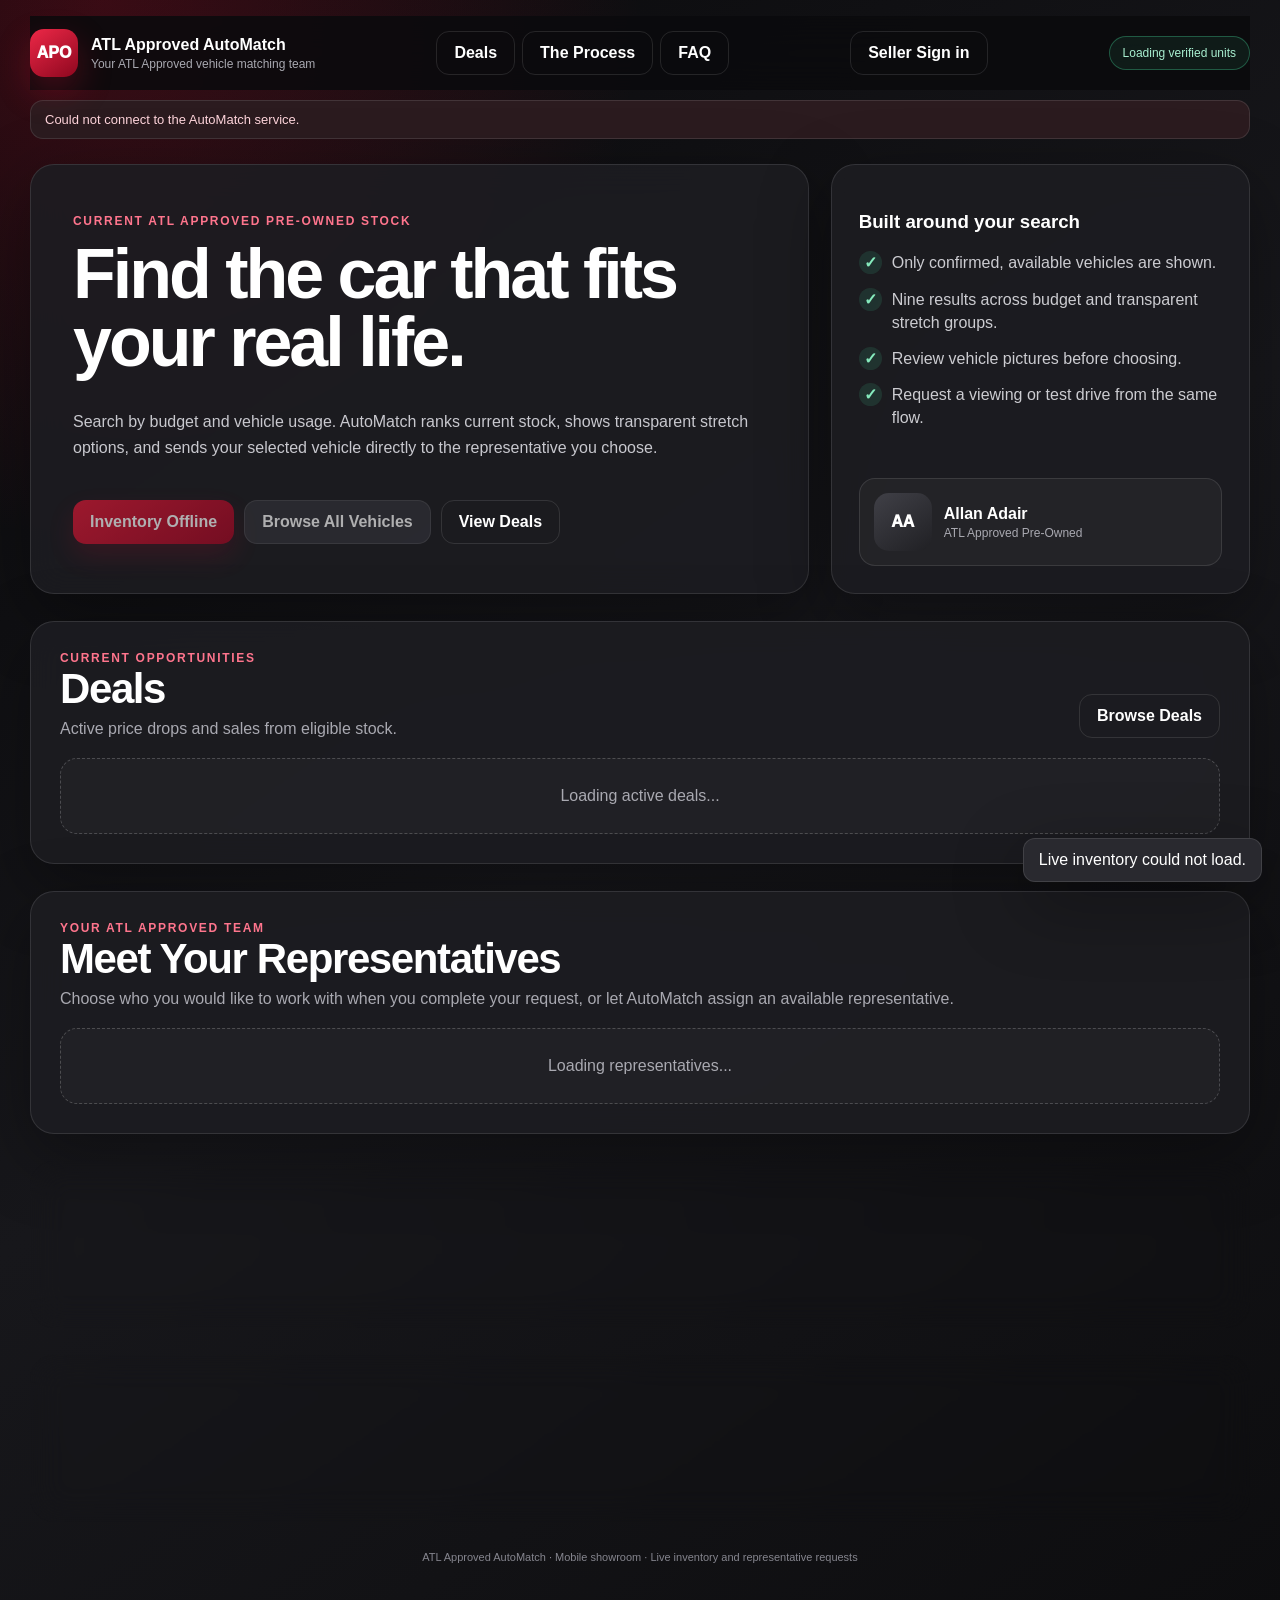
<file: index.html>
<!DOCTYPE html>
<html lang="en">
<head>
<meta charset="UTF-8">
<meta name="viewport" content="width=device-width, initial-scale=1.0, viewport-fit=cover">
<meta name="theme-color" content="#0b0b0d">
<link rel="preconnect" href="https://script.google.com">
<link rel="preconnect" href="https://script.googleusercontent.com" crossorigin>
<meta name="mobile-web-app-capable" content="yes">
<meta name="apple-mobile-web-app-capable" content="yes">
<meta name="apple-mobile-web-app-status-bar-style" content="black-translucent">
<title>ATL Approved AutoMatch</title>
<script src="seller-config.js"></script>
<style>
:root{--black:#0b0b0d;--panel:#1d1d21;--panel2:#29292f;--red:#c8102e;--red2:#e31937;--white:#fff;--muted:#a9a9b1;--border:rgba(255,255,255,.11);--green:#45d59a;--amber:#f4bd58;--shadow:0 22px 70px rgba(0,0,0,.34)}
*{box-sizing:border-box}html{scroll-behavior:smooth}body{margin:0;min-height:100vh;color:#fff;font-family:Inter,Arial,sans-serif;background:radial-gradient(circle at 8% 0%,rgba(200,16,46,.25),transparent 27%),linear-gradient(145deg,#09090b,#17171b 50%,#0d0d0f)}
button,input,select,textarea{font:inherit}button{cursor:pointer}button:disabled{opacity:.65;cursor:wait}a{color:inherit;text-decoration:none}
.shell{width:min(1220px,calc(100% - 30px));margin:auto;padding:16px 0 52px}.topbar{position:sticky;top:0;z-index:30;display:flex;align-items:center;justify-content:space-between;gap:18px;padding:13px 0;background:rgba(11,11,13,.88);backdrop-filter:blur(18px)}
.brand{display:flex;align-items:center;gap:13px}.mark{width:48px;height:48px;border-radius:14px;display:grid;place-items:center;background:linear-gradient(145deg,#ed2847,#8e071f);font-weight:950;box-shadow:0 14px 34px rgba(200,16,46,.3)}.brand-title{font-weight:900}.sub{font-size:12px;color:var(--muted);margin-top:3px}
.nav{display:flex;gap:7px}.nav button,.ghost,.secondary,.primary{border-radius:13px;padding:12px 17px;font-weight:850;color:#fff}.nav button,.ghost{border:1px solid var(--border);background:transparent}.seller-login{white-space:nowrap}.secondary{border:1px solid var(--border);background:#333339}.primary{border:0;background:linear-gradient(145deg,var(--red2),#a50825);box-shadow:0 12px 27px rgba(200,16,46,.25)}.stock{font-size:12px;color:#a8efd0;border:1px solid rgba(69,213,154,.34);background:rgba(69,213,154,.08);padding:9px 13px;border-radius:999px;white-space:nowrap}
.glass{border:1px solid var(--border);background:rgba(29,29,33,.88);border-radius:24px;box-shadow:var(--shadow);backdrop-filter:blur(17px)}.hero{display:grid;grid-template-columns:1.3fr .7fr;gap:22px;margin:25px 0}.hero-main{min-height:430px;padding:42px;display:flex;flex-direction:column;justify-content:center}.eyebrow{color:#ff758d;font-size:12px;font-weight:900;letter-spacing:1.7px;text-transform:uppercase}h1{font-size:clamp(42px,6vw,70px);line-height:.97;letter-spacing:-3px;margin:13px 0 16px}.hero-main p,.copy{color:#c8c8ce;line-height:1.65}.actions{display:flex;flex-wrap:wrap;gap:10px;margin-top:23px}.hero-side{padding:27px;display:flex;flex-direction:column;justify-content:space-between}.benefits{list-style:none;padding:0;margin:0;display:grid;gap:13px}.benefits li{display:flex;gap:10px;color:#ccccd1;line-height:1.45}.check{width:23px;height:23px;flex:0 0 23px;border-radius:50%;display:grid;place-items:center;background:rgba(69,213,154,.13);color:#86ebbd;font-weight:900}
.rep-mini{display:flex;align-items:center;gap:12px;margin-top:24px;padding:14px;border:1px solid var(--border);border-radius:16px;background:rgba(255,255,255,.035)}.avatar{overflow:hidden;display:grid;place-items:center;background:linear-gradient(145deg,#404047,#202024);font-weight:950}.rep-mini .avatar{width:58px;height:58px;border-radius:15px}.avatar img{width:100%;height:100%;object-fit:cover}.muted{color:var(--muted)}
.section,.panel{padding:29px;margin-top:27px}.heading{display:flex;justify-content:space-between;align-items:flex-end;gap:18px;margin-bottom:20px}.heading h2,.panel h2{margin:0;font-size:clamp(29px,4vw,42px);letter-spacing:-1.4px}.heading p{margin:7px 0 0;color:var(--muted)}
.grid{display:grid;grid-template-columns:repeat(3,minmax(0,1fr));gap:16px}.vehicle{border:1px solid var(--border);border-radius:19px;overflow:hidden;background:linear-gradient(160deg,#29292f,#1d1d21)}.media{height:205px;position:relative;overflow:hidden;background:#27272c}.media img{width:100%;height:100%;object-fit:cover}.cover-slot{width:100%;height:100%}.cover-loading{width:100%;height:100%;display:grid;place-items:center;color:var(--muted);font-size:12px;background:linear-gradient(145deg,#34343a,#202024)}.placeholder{width:100%;height:100%;display:grid;place-items:center;background:radial-gradient(circle at 80% 10%,rgba(227,25,55,.35),transparent 36%),linear-gradient(145deg,#3d3d43,#202024);font-size:23px;font-weight:950}.badges{position:absolute;left:11px;right:11px;top:11px;display:flex;justify-content:space-between}.badge{font-size:10px;text-transform:uppercase;letter-spacing:.7px;font-weight:900;padding:6px 9px;border-radius:999px;border:1px solid rgba(255,255,255,.16);background:rgba(8,8,10,.72)}.badge.deal{background:rgba(200,16,46,.9)}.card-body{padding:18px}.vehicle-title{font-size:21px;font-weight:950}.vehicle-sub{color:var(--muted);font-size:12px;margin-top:5px}.price-row{display:flex;align-items:baseline;flex-wrap:wrap;gap:8px;margin-top:14px}.price{font-size:23px;font-weight:950}.original{font-size:13px;color:#92929a;text-decoration:line-through}.saving{font-size:12px;color:#8be9be;font-weight:850;margin-top:5px}.over{font-size:12px;color:#ffc56d;font-weight:850;margin-top:6px}.tags{display:flex;flex-wrap:wrap;gap:6px;margin:13px 0}.tag{font-size:10px;padding:6px 8px;border-radius:999px;border:1px solid var(--border);background:rgba(255,255,255,.05)}.vehicle .primary{width:100%}
.process-grid{display:grid;grid-template-columns:repeat(4,minmax(0,1fr));gap:15px}.process{padding:19px;border:1px solid var(--border);border-radius:17px;background:rgba(255,255,255,.03);min-height:190px}.num{width:35px;height:35px;display:grid;place-items:center;border-radius:11px;background:rgba(200,16,46,.15);color:#ff8498;font-weight:950}.process h3{margin:16px 0 8px}.process p{margin:0;color:var(--muted);font-size:13px;line-height:1.55}
.rep-feature{display:grid;grid-template-columns:220px 1fr;gap:25px;align-items:center}.rep-photo{aspect-ratio:1;border-radius:21px}.rep-copy h2{font-size:39px;letter-spacing:-1.3px;margin:0}.rep-directory{display:grid;grid-template-columns:repeat(3,minmax(0,1fr));gap:14px}.rep-card{border:1px solid var(--border);border-radius:18px;padding:17px;background:linear-gradient(155deg,#29292f,#1b1b1f);display:flex;flex-direction:column;gap:13px;min-width:0}.rep-card-top{display:flex;align-items:center;gap:12px;min-width:0}.rep-card .avatar{width:68px;height:68px;flex:0 0 68px;border-radius:17px}.rep-card-name{font-size:18px;font-weight:950;overflow:hidden;text-overflow:ellipsis}.rep-card-meta{margin-top:4px;color:var(--muted);font-size:11px;line-height:1.4}.rep-card-actions{display:flex;flex-wrap:wrap;gap:8px}.rep-card-actions a{padding:9px 12px;border:1px solid var(--border);border-radius:11px;background:rgba(255,255,255,.045);font-size:12px;font-weight:850}.rep-selector{margin-bottom:21px;padding:18px;border:1px solid var(--border);border-radius:17px;background:rgba(255,255,255,.025)}.rep-selector h3{margin:0;font-size:21px}.rep-selector p{margin:6px 0 14px;color:var(--muted);font-size:13px;line-height:1.45}.rep-choice-grid{display:grid;grid-template-columns:repeat(3,minmax(0,1fr));gap:10px}.rep-choice{width:100%;min-height:90px;padding:12px;border:1px solid var(--border);border-radius:14px;background:#202024;color:#fff;text-align:left;display:flex;align-items:center;gap:11px}.rep-choice:hover{border-color:rgba(255,255,255,.28)}.rep-choice.selected{border-color:var(--red2);background:rgba(200,16,46,.14);box-shadow:0 0 0 3px rgba(227,25,55,.08)}.rep-choice .avatar{width:52px;height:52px;flex:0 0 52px;border-radius:14px}.rep-choice-copy{min-width:0}.rep-choice-title{font-size:13px;font-weight:950;line-height:1.3}.rep-choice-meta{margin-top:4px;color:var(--muted);font-size:10px;line-height:1.35}.rep-auto-icon{width:52px;height:52px;flex:0 0 52px;border-radius:14px;display:grid;place-items:center;background:rgba(69,213,154,.11);color:#8be9be;font-size:23px;font-weight:950}.faq-list{display:grid;gap:10px}.faq{border:1px solid var(--border);border-radius:15px;background:rgba(255,255,255,.03);overflow:hidden}.faq-q{width:100%;padding:17px 18px;display:flex;justify-content:space-between;gap:20px;color:#fff;background:transparent;border:0;text-align:left;font-weight:850}.faq-a{display:none;padding:0 18px 18px;color:#c6c6cc;line-height:1.6}.faq.open .faq-a{display:block}
.panel{display:none}.panel.active{display:block}.progress-top{display:flex;justify-content:space-between;color:var(--muted);font-size:12px;margin-bottom:8px}.track{height:8px;background:#34343a;border-radius:999px;overflow:hidden}.bar{height:100%;background:linear-gradient(90deg,var(--red),#ff536e);width:0;transition:.25s}.step{display:none}.step.active{display:block}.step h2{font-size:clamp(28px,4vw,39px);margin:24px 0 8px}.step-copy{color:var(--muted);margin-bottom:20px;line-height:1.5}.field-grid{display:grid;grid-template-columns:repeat(2,minmax(0,1fr));gap:15px}.full{grid-column:1/-1}label{display:block;font-size:12px;font-weight:850;margin-bottom:8px;color:#dedee2}input,select,textarea{width:100%;padding:14px 15px;border:1px solid var(--border);border-radius:13px;background:#141417;color:#fff;outline:0}input:focus,select:focus,textarea:focus{border-color:var(--red2);box-shadow:0 0 0 3px rgba(227,25,55,.12)}textarea{min-height:105px;resize:vertical}.options{display:grid;grid-template-columns:repeat(4,minmax(0,1fr));gap:11px}.option{min-height:73px;padding:13px 10px;border:1px solid var(--border);border-radius:14px;background:#202024;color:#fff;font-weight:850}.option small{display:block;color:var(--muted);font-size:10px;font-weight:500;line-height:1.35;margin-top:6px}.option.selected{border-color:var(--red2);background:rgba(200,16,46,.14)}.wizard-nav{display:flex;justify-content:space-between;gap:12px;margin-top:26px}
.group{margin-top:27px}.group h3{font-size:24px;margin:0}.group p{color:var(--muted);font-size:13px;margin:6px 0 14px}.empty{grid-column:1/-1;padding:28px;border:1px dashed rgba(255,255,255,.2);border-radius:17px;color:var(--muted);text-align:center;background:rgba(255,255,255,.025)}
.browse-tools{display:grid;grid-template-columns:2fr repeat(4,1fr);gap:10px;margin:18px 0}.load{text-align:center;margin-top:18px}.checkbox{display:flex;gap:9px;align-items:flex-start;color:#cdced3;font-size:12px;line-height:1.4}.checkbox input{width:auto;margin-top:2px}
.modal{position:fixed;inset:0;z-index:100;display:none;align-items:center;justify-content:center;padding:16px;background:rgba(0,0,0,.8);backdrop-filter:blur(12px)}.modal.active{display:flex}.modal-card{width:min(1030px,100%);max-height:calc(100vh - 32px);overflow:auto;border:1px solid var(--border);border-radius:23px;background:#17171b;box-shadow:var(--shadow)}.modal-top{position:sticky;top:0;z-index:3;display:flex;justify-content:flex-end;padding:11px;background:rgba(23,23,27,.9)}.close{width:39px;height:39px;border:1px solid var(--border);border-radius:12px;background:#2d2d33;color:#fff;font-size:19px}.detail{display:grid;grid-template-columns:1.15fr .85fr;gap:24px;padding:0 24px 26px}.gallery{height:440px;position:relative;overflow:hidden;border-radius:18px;background:#27272d}.gallery img{width:100%;height:100%;object-fit:cover}.g-nav{position:absolute;top:50%;transform:translateY(-50%);width:42px;height:42px;border-radius:50%;border:1px solid var(--border);background:rgba(8,8,10,.72);color:#fff;font-size:18px}.prev{left:11px}.next{right:11px}.thumbs{display:flex;gap:8px;overflow-x:auto;margin-top:9px}.thumb{width:86px;height:64px;flex:0 0 86px;padding:0;border:2px solid transparent;border-radius:10px;overflow:hidden;background:#25252a}.thumb.active{border-color:var(--red2)}.thumb img{width:100%;height:100%;object-fit:cover}.detail h2{font-size:38px;letter-spacing:-1.3px;margin:0}.detail-price{font-size:31px;font-weight:950;margin-top:19px}.detail-actions{display:grid;gap:9px;margin-top:22px}
.summary{white-space:pre-wrap;font-family:ui-monospace,Consolas,monospace;background:#121215;border:1px solid var(--border);border-radius:15px;padding:17px;margin-top:18px;line-height:1.55}.hidden{display:none!important}.toast{position:fixed;right:18px;bottom:18px;z-index:130;padding:12px 15px;border:1px solid var(--border);border-radius:12px;background:#29292f;box-shadow:var(--shadow);opacity:0;transform:translateY(8px);pointer-events:none;transition:.23s}.toast.show{opacity:1;transform:none}.footer{text-align:center;color:#85858e;font-size:11px;margin-top:29px}
@media(max-width:980px){.hero,.rep-feature,.detail{grid-template-columns:1fr}.grid,.rep-directory{grid-template-columns:repeat(2,minmax(0,1fr))}.rep-choice-grid{grid-template-columns:repeat(2,minmax(0,1fr))}.process-grid{grid-template-columns:repeat(2,minmax(0,1fr))}.browse-tools{grid-template-columns:repeat(2,minmax(0,1fr))}.browse-tools>:first-child{grid-column:1/-1}.nav{display:none}}
@media(max-width:650px){.shell{width:min(100% - 18px,1220px)}.stock{display:none}.hero-main,.hero-side,.section,.panel{padding:21px;border-radius:18px}h1{font-size:44px}.grid,.rep-directory,.rep-choice-grid,.process-grid,.field-grid,.options,.browse-tools{grid-template-columns:1fr}.wizard-nav{flex-direction:column-reverse}.wizard-nav button{width:100%}.gallery{height:310px}.detail{padding:0 15px 18px}}

/* =====================================================================
   V5.6 MOBILE-FIRST RESPONSIVE LAYER
   Layout follows viewport and input capability instead of phone models.
   ===================================================================== */
:root{
  --safe-top:env(safe-area-inset-top,0px);
  --safe-right:env(safe-area-inset-right,0px);
  --safe-bottom:env(safe-area-inset-bottom,0px);
  --safe-left:env(safe-area-inset-left,0px);
  --mobile-nav-height:70px;
  --app-height:100vh;
}
html{
  -webkit-text-size-adjust:100%;
  text-size-adjust:100%;
}
body{
  overflow-x:hidden;
  overscroll-behavior-y:none;
  padding-left:var(--safe-left);
  padding-right:var(--safe-right);
}
button,
a,
input,
select,
textarea{
  -webkit-tap-highlight-color:transparent;
}
button,
a{
  touch-action:manipulation;
}
img{
  max-width:100%;
}
.mobile-nav{
  display:none;
}
.mobile-nav button{
  border:0;
  background:transparent;
  color:var(--muted);
}
.mobile-nav button.active{
  color:#fff;
}
.mobile-nav .mobile-nav-icon{
  display:block;
  font-size:20px;
  line-height:1;
}
.mobile-nav .mobile-nav-label{
  display:block;
  margin-top:5px;
  font-size:10px;
  font-weight:850;
}
html[data-touch="true"] button,
html[data-touch="true"] .primary,
html[data-touch="true"] .secondary,
html[data-touch="true"] .ghost{
  min-height:46px;
}
@media (prefers-reduced-motion:reduce){
  html{scroll-behavior:auto}
  *,*::before,*::after{
    scroll-behavior:auto!important;
    animation-duration:.01ms!important;
    animation-iteration-count:1!important;
    transition-duration:.01ms!important;
  }
}
@media (min-width:768px) and (max-width:1023px){
  .shell{
    width:min(100% - 28px,960px);
  }
  .hero-main{
    min-height:360px;
  }
  .hero-main,
  .hero-side,
  .section,
  .panel{
    padding:26px;
  }
  .options{
    grid-template-columns:repeat(2,minmax(0,1fr));
  }
  .heading{
    align-items:flex-start;
  }
}
@media (max-width:767px){
  body{
    padding-bottom:calc(var(--mobile-nav-height) + var(--safe-bottom) + 12px);
    background:
      radial-gradient(circle at 50% -10%,rgba(200,16,46,.26),transparent 34%),
      linear-gradient(180deg,#09090b,#151519 52%,#0d0d0f);
  }
  .shell{
    width:100%;
    padding:0 11px calc(24px + var(--safe-bottom));
  }
  .topbar{
    top:0;
    min-height:62px;
    padding:
      calc(8px + var(--safe-top))
      3px
      8px;
    gap:9px;
  }
  .brand{
    min-width:0;
    gap:10px;
  }
  .mark{
    width:42px;
    height:42px;
    flex:0 0 42px;
    border-radius:12px;
    font-size:13px;
  }
  .brand-title{
    max-width:calc(100vw - 88px);
    overflow:hidden;
    white-space:nowrap;
    text-overflow:ellipsis;
    font-size:14px;
  }
  .brand .sub{
    display:none;
  }
  .nav,
  .stock{
    display:none;
  }
  .glass{
    border-radius:18px;
    box-shadow:0 14px 42px rgba(0,0,0,.28);
  }
  .hero{
    display:block;
    margin:10px 0 0;
  }
  .hero-main{
    min-height:0;
    padding:27px 20px 22px;
  }
  .hero-main h1{
    max-width:12ch;
    margin:11px 0 13px;
    font-size:clamp(35px,10vw,45px);
    line-height:1;
    letter-spacing:-2px;
  }
  .hero-main p{
    font-size:15px;
    line-height:1.58;
  }
  .hero-main .actions{
    display:grid;
    grid-template-columns:1fr;
    gap:9px;
    margin-top:20px;
  }
  .hero-main .actions button{
    width:100%;
    min-height:50px;
  }
  .hero-side{
    margin-top:11px;
    padding:20px;
  }
  .hero-side h3{
    margin-top:0;
  }
  .benefits{
    gap:11px;
  }
  .benefits li{
    font-size:14px;
  }
  .rep-directory,
  .rep-choice-grid{
    grid-template-columns:1fr;
  }
  .rep-card{
    padding:14px;
  }
  .rep-selector{
    padding:14px;
  }
  .rep-mini{
    margin-top:18px;
  }
  .section,
  .panel{
    margin-top:12px;
    padding:18px;
  }
  .heading{
    display:block;
    margin-bottom:17px;
  }
  .heading h2,
  .panel h2,
  .step h2{
    font-size:clamp(27px,8vw,34px);
    letter-spacing:-1px;
  }
  .heading > button{
    width:100%;
    margin-top:14px;
  }
  .grid,
  .process-grid,
  .field-grid,
  .browse-tools{
    grid-template-columns:1fr;
    gap:12px;
  }
  .options{
    grid-template-columns:repeat(2,minmax(0,1fr));
    gap:9px;
  }
  .option{
    min-height:86px;
    padding:12px 8px;
    line-height:1.25;
  }
  .option small{
    font-size:10px;
  }
  .vehicle{
    border-radius:17px;
  }
  .media{
    height:auto;
    aspect-ratio:16/10;
  }
  .card-body{
    padding:16px;
  }
  .vehicle-title{
    font-size:20px;
  }
  .price{
    font-size:22px;
  }
  .vehicle .primary{
    min-height:49px;
  }
  .process{
    min-height:0;
    padding:17px;
  }
  .rep-feature{
    display:block;
    text-align:center;
  }
  .rep-photo{
    width:min(180px,58vw);
    margin:0 auto 19px;
  }
  .rep-copy h2{
    font-size:32px;
  }
  .rep-copy .actions{
    display:grid;
    grid-template-columns:1fr;
  }
  .faq-q{
    min-height:54px;
    padding:16px;
  }
  .faq-a{
    padding:0 16px 17px;
    font-size:14px;
  }
  label{
    font-size:13px;
  }
  input,
  select,
  textarea{
    min-width:0;
    font-size:16px;
    padding:14px;
  }
  input[type="date"],
  input[type="time"]{
    display:block;
    width:100%;
    min-width:0;
  }
  textarea{
    min-height:125px;
  }
  .progress-top{
    margin-top:2px;
  }
  .wizard-nav{
    position:sticky;
    z-index:22;
    bottom:calc(var(--mobile-nav-height) + var(--safe-bottom));
    display:grid;
    grid-template-columns:.8fr 1.35fr;
    gap:9px;
    margin:
      24px
      -18px
      -18px;
    padding:
      11px
      18px
      12px;
    border-top:1px solid var(--border);
    background:rgba(22,22,26,.94);
    backdrop-filter:blur(16px);
  }
  .wizard-nav button{
    width:100%;
    min-height:49px;
  }
  .browse-tools{
    margin-top:14px;
  }
  .checkbox{
    font-size:13px;
  }
  .actions{
    display:grid;
    grid-template-columns:1fr;
    gap:9px;
  }
  .actions > *{
    width:100%;
    text-align:center;
  }
  .summary{
    overflow-wrap:anywhere;
    font-size:12px;
    line-height:1.5;
  }
  .modal{
    align-items:stretch;
    padding:0;
  }
  .modal-card{
    width:100%;
    height:var(--app-height);
    max-height:var(--app-height);
    border:0;
    border-radius:0;
    overflow-y:auto;
    overscroll-behavior:contain;
  }
  .modal-top{
    padding:
      calc(8px + var(--safe-top))
      12px
      8px;
  }
  .close{
    width:46px;
    height:46px;
    border-radius:14px;
  }
  .detail{
    display:block;
    padding:
      0
      13px
      calc(24px + var(--safe-bottom));
  }
  .gallery{
    width:100%;
    height:auto;
    aspect-ratio:4/3;
    border-radius:15px;
    touch-action:pan-y;
  }
  .g-nav{
    width:46px;
    height:46px;
  }
  .thumbs{
    padding:2px 1px 8px;
    scroll-snap-type:x mandatory;
    scrollbar-width:none;
  }
  .thumbs::-webkit-scrollbar{
    display:none;
  }
  .thumb{
    width:78px;
    height:58px;
    flex-basis:78px;
    scroll-snap-align:start;
  }
  .detail h2{
    margin-top:19px;
    font-size:30px;
    line-height:1.05;
  }
  .detail-price{
    font-size:28px;
  }
  .detail-actions{
    position:sticky;
    bottom:0;
    z-index:4;
    margin:
      22px
      -13px
      calc(-24px - var(--safe-bottom));
    padding:
      12px
      13px
      calc(12px + var(--safe-bottom));
    border-top:1px solid var(--border);
    background:rgba(23,23,27,.96);
    backdrop-filter:blur(15px);
  }
  .detail-actions button{
    min-height:49px;
  }
  .toast{
    left:12px;
    right:12px;
    bottom:calc(var(--mobile-nav-height) + var(--safe-bottom) + 12px);
    text-align:center;
  }
  .footer{
    display:none;
  }
  .mobile-nav{
    position:fixed;
    z-index:90;
    left:0;
    right:0;
    bottom:0;
    display:grid;
    grid-template-columns:repeat(4,1fr);
    min-height:calc(var(--mobile-nav-height) + var(--safe-bottom));
    padding:
      7px
      calc(8px + var(--safe-right))
      calc(7px + var(--safe-bottom))
      calc(8px + var(--safe-left));
    border-top:1px solid var(--border);
    background:rgba(15,15,18,.94);
    backdrop-filter:blur(18px);
  }
  .mobile-nav button{
    min-height:52px;
    padding:5px 3px;
    border-radius:12px;
  }
  .mobile-nav button.active{
    background:rgba(200,16,46,.16);
    color:#fff;
  }
}
@media (max-width:390px){
  .shell{
    padding-left:8px;
    padding-right:8px;
  }
  .hero-main,
  .hero-side,
  .section,
  .panel{
    padding-left:16px;
    padding-right:16px;
  }
  .options{
    grid-template-columns:1fr 1fr;
  }
  .option{
    min-height:92px;
    font-size:14px;
  }
  .wizard-nav{
    margin-left:-16px;
    margin-right:-16px;
    padding-left:16px;
    padding-right:16px;
  }
}
@media (max-width:340px){
  .options{
    grid-template-columns:1fr;
  }
  .mobile-nav .mobile-nav-label{
    font-size:9px;
  }
}
@media (max-width:900px) and (orientation:landscape){
  .modal-card{
    height:var(--app-height);
    max-height:var(--app-height);
  }
  .detail{
    display:grid;
    grid-template-columns:1.05fr .95fr;
    gap:16px;
  }
  .gallery{
    aspect-ratio:16/10;
  }
  .detail h2{
    margin-top:0;
  }
}

</style>
</head>
<body>

<div class="shell">
<header class="topbar">
  <a class="brand" href="#" id="brandHome">
    <div class="mark">APO</div>
    <div><div class="brand-title">ATL Approved AutoMatch</div><div class="sub">Your ATL Approved vehicle matching team</div></div>
  </a>
  <nav class="nav">
    <button data-scroll="dealsSection">Deals</button>
    <button data-scroll="processSection">The Process</button>
    <button data-scroll="faqSection">FAQ</button>
  </nav>
  <a class="ghost seller-login" href="seller.html">Seller Sign in</a>
  <div class="stock"><span id="stockCount">Loading</span> verified units</div>
</header>

<div id="connectionBanner" class="hidden" style="margin:10px 0;padding:11px 14px;border:1px solid var(--border);border-radius:13px;background:#2b1b1f;color:#ffd5dc;font-size:13px">AutoMatch is reconnecting to live inventory.</div>

<section class="hero" id="homeHero">
  <div class="hero-main glass">
    <div class="eyebrow">Current ATL Approved Pre-Owned stock</div>
    <h1>Find the car that fits your real life.</h1>
    <p>Search by budget and vehicle usage. AutoMatch ranks current stock, shows transparent stretch options, and sends your selected vehicle directly to the representative you choose.</p>
    <div class="actions">
      <button class="primary" id="startFinder" disabled>Loading Inventory...</button>
      <button class="secondary" id="browseAll" disabled>Browse All Vehicles</button>
      <button class="ghost" id="viewDeals">View Deals</button>
    </div>
  </div>
  <aside class="hero-side glass">
    <div>
      <h3>Built around your search</h3>
      <ul class="benefits">
        <li><span class="check">✓</span><span>Only confirmed, available vehicles are shown.</span></li>
        <li><span class="check">✓</span><span>Nine results across budget and transparent stretch groups.</span></li>
        <li><span class="check">✓</span><span>Review vehicle pictures before choosing.</span></li>
        <li><span class="check">✓</span><span>Request a viewing or test drive from the same flow.</span></li>
      </ul>
    </div>
    <div class="rep-mini">
      <div class="avatar" id="miniAvatar">AA</div>
      <div><div id="miniName" style="font-weight:900">Allan Adair</div><div class="sub" id="miniMeta">ATL Approved Pre-Owned</div></div>
    </div>
  </aside>
</section>

<section class="section glass" id="dealsSection">
  <div class="heading">
    <div><div class="eyebrow">Current opportunities</div><h2>Deals</h2><p>Active price drops and sales from eligible stock.</p></div>
    <button class="ghost" id="browseDeals">Browse Deals</button>
  </div>
  <div class="grid" id="dealsGrid"><div class="empty">Loading active deals...</div></div>
</section>

<section class="section glass" id="repSection">
  <div class="heading">
    <div><div class="eyebrow">Your ATL Approved team</div><h2>Meet Your Representatives</h2><p>Choose who you would like to work with when you complete your request, or let AutoMatch assign an available representative.</p></div>
  </div>
  <div class="rep-directory" id="repDirectory"><div class="empty">Loading representatives...</div></div>
</section>

<section class="section glass" id="processSection">
  <div class="heading"><div><div class="eyebrow">What happens next</div><h2>The Process</h2><p>The general path for acquiring one of our pre-owned units.</p></div></div>
  <div class="process-grid" id="processGrid"></div>
</section>

<section class="section glass" id="faqSection">
  <div class="heading"><div><div class="eyebrow">Helpful answers</div><h2>FAQ</h2><p>Availability, financing, appointments, and next steps.</p></div></div>
  <div class="faq-list" id="faqList"></div>
</section>

<section class="panel glass" id="finderPanel">
  <div class="progress-top"><span id="stepLabel">Step 1 of 4</span><span id="stepTitle">Budget</span></div>
  <div class="track"><div class="bar" id="progressBar"></div></div>
  <div class="step active" data-step="1">
    <h2>What is your maximum budget?</h2>
    <div class="step-copy">We will show three vehicles within budget, then clearly labelled stretch options up to $1.5M above it.</div>
    <label for="budgetInput">Maximum budget in JMD</label>
    <input id="budgetInput" type="number" min="500000" step="50000" placeholder="Example: 6000000">
    <div class="options" style="margin-top:14px">
      <button class="option budgetPreset" data-value="3000000">Up to $3M</button>
      <button class="option budgetPreset" data-value="5000000">Up to $5M</button>
      <button class="option budgetPreset" data-value="8000000">Up to $8M</button>
      <button class="option budgetPreset" data-value="12000000">Up to $12M</button>
    </div>
  </div>
  <div class="step" data-step="2">
    <h2>What type of vehicle would best suit you?</h2>
    <div class="step-copy">Choose the category that best matches what you need from the vehicle.</div>
    <div class="options" id="usageOptions"></div>
  </div>
  <div class="step" data-step="3">
    <h2>Do you have a preferred brand?</h2>
    <div class="step-copy">This is optional. Selecting a brand will rank it higher without hiding every other sensible option.</div>
    <div>
      <label for="makeSelect">Preferred brand</label>
      <select id="makeSelect"></select>
    </div>
  </div>
  <div class="step" data-step="4">
    <h2>Anything else your representative should know?</h2>
    <div class="step-copy">Optional details are included in the lead summary.</div>
    <label for="finderNotes">Notes</label>
    <textarea id="finderNotes" placeholder="Example: I need enough luggage space and mostly drive in Kingston."></textarea>
  </div>
  <div class="wizard-nav"><button class="ghost" id="finderBack">Back</button><button class="primary" id="finderNext">Continue</button></div>
</section>

<section class="panel glass" id="resultsPanel">
  <div class="heading">
    <div><div class="eyebrow">Your ranked options</div><h2>AutoMatch Results</h2><p id="resultsSummary"></p></div>
    <button class="ghost" id="editSearch">Edit Search</button>
  </div>
  <div id="resultGroups"></div>
  <div class="actions"><button class="secondary" id="noneFit">None of These Fit</button></div>
</section>

<section class="panel glass" id="browsePanel">
  <div class="heading">
    <div><div class="eyebrow">All current eligible stock</div><h2>Browse All Vehicles</h2><p id="browseCount"></p></div>
    <button class="ghost" id="closeBrowse">Back to Main Page</button>
  </div>
  <div class="browse-tools">
    <input id="browseSearch" placeholder="Search make or model">
    <select id="browseMake"></select>
    <select id="browseBody"></select>
    <select id="browseUsage"></select>
    <select id="browseSort">
      <option value="newest">Newest year</option>
      <option value="priceLow">Price low to high</option>
      <option value="priceHigh">Price high to low</option>
      <option value="mileageLow">Mileage low to high</option>
    </select>
  </div>
  <label class="checkbox" style="margin-bottom:17px"><input type="checkbox" id="dealsOnly"><span>Show deals only</span></label>
  <div class="grid" id="browseGrid"></div>
  <div class="load"><button class="secondary hidden" id="loadMore">Load More Vehicles</button></div>
</section>

<section class="panel glass" id="leadPanel">
  <div class="heading"><div><div class="eyebrow">Complete the request</div><h2>Send It to Your Representative</h2><p id="leadVehicleText"></p></div></div>
  <div class="rep-selector">
    <h3>Choose Your Representative</h3>
    <p>Select a specific representative or let AutoMatch connect you with an available member of the team. Allan Adair remains the fallback if your selection becomes unavailable.</p>
    <div class="rep-choice-grid" id="repChoiceGrid"></div>
    <div class="sub" id="repChoiceNote" style="margin-top:10px">AutoMatch will assign an available representative.</div>
  </div>
  <div class="field-grid">
    <div><label for="firstName">First Name</label><input id="firstName" autocomplete="given-name"></div>
    <div><label for="lastName">Last Name</label><input id="lastName" autocomplete="family-name"></div>
    <div><label for="phone">Phone</label><input id="phone" autocomplete="tel"></div>
    <div><label for="email">Email</label><input id="email" type="email" autocomplete="email"></div>
    <div><label for="bestTime">Best Time to Contact</label><input id="bestTime" placeholder="Example: Weekdays after 4 PM"></div>
    <div><label for="preferredContact">Preferred Contact</label>
      <select id="preferredContact"><option>WhatsApp</option><option>Call</option><option>Instagram DM</option><option>Email</option></select>
    </div>
    <div><label for="leadTimeline">Purchase Timeline</label><select id="leadTimeline"></select></div>
    <div><label for="appointmentType">Next Step</label>
      <select id="appointmentType"><option value="Contact First">Speak with the rep first</option><option value="Viewing">Request a viewing</option><option value="Test Drive">Request a test drive</option></select>
    </div>
  </div>
  <div class="field-grid hidden" id="appointmentFields" style="margin-top:15px">
    <div><label for="preferredDate">Preferred Date</label><input id="preferredDate" type="date"></div>
    <div><label for="preferredTime">Preferred Time</label><input id="preferredTime" type="time"></div>
    <div><label for="alternativeDate">Alternative Date</label><input id="alternativeDate" type="date"></div>
  </div>
  <label class="checkbox" style="margin-top:16px"><input type="checkbox" id="consent"><span>I agree to be contacted regarding this request. Viewing and test-drive times remain pending until confirmed by the representative.</span></label>
  <div class="actions"><button class="primary" id="submitLead">Submit My Request</button><button class="ghost" id="leadBack">Back</button></div>
  <div class="summary hidden" id="leadSummary"></div>
  <div class="actions hidden" id="contactActions"></div>
  <div class="actions hidden" id="utilityActions"><button class="secondary" id="copyRequest">Copy Request</button><button class="ghost" id="newSearch">Start New Search</button></div>
</section>

<div class="footer">ATL Approved AutoMatch · Mobile showroom · Live inventory and representative requests</div>
</div>


<nav class="mobile-nav" id="mobileNav" aria-label="Mobile navigation">
  <button type="button" class="active" data-mobile-nav="home" aria-current="page">
    <span class="mobile-nav-icon" aria-hidden="true">⌂</span>
    <span class="mobile-nav-label">Home</span>
  </button>
  <button type="button" data-mobile-nav="find">
    <span class="mobile-nav-icon" aria-hidden="true">⌕</span>
    <span class="mobile-nav-label">Find</span>
  </button>
  <button type="button" data-mobile-nav="browse">
    <span class="mobile-nav-icon" aria-hidden="true">▦</span>
    <span class="mobile-nav-label">Browse</span>
  </button>
  <button type="button" data-mobile-nav="deals">
    <span class="mobile-nav-icon" aria-hidden="true">%</span>
    <span class="mobile-nav-label">Deals</span>
  </button>
</nav>

<div class="modal" id="vehicleModal">
  <div class="modal-card">
    <div class="modal-top"><button class="close" id="closeModal">×</button></div>
    <div class="detail">
      <div><div class="gallery" id="galleryMain"></div><div class="thumbs" id="thumbs"></div></div>
      <div>
        <div class="eyebrow" id="detailBadge">Vehicle Details</div>
        <h2 id="detailTitle"></h2>
        <div class="muted" id="detailMeta"></div>
        <div class="detail-price" id="detailPrice"></div>
        <div id="detailDeal"></div>
        <div class="tags" id="detailTags"></div>
        <div class="detail-actions">
          <button class="primary" data-action="Contact First">Choose This Vehicle</button>
          <button class="secondary" data-action="Viewing">Request a Viewing</button>
          <button class="secondary" data-action="Test Drive">Request a Test Drive</button>
        </div>
      </div>
    </div>
  </div>
</div>
<div class="toast" id="toast">Done</div>

<script>
let inventory=[],deals=[],representatives=[],rep={},faq=[],processSteps=[],usageOptions=[],timelineOptions=[];
let browseLimit=12,browseFiltered=[],selectedVehicle=null,selectedAction='Contact First';
let galleryImages=[],galleryIndex=0,latestPayload=null,latestResponse=null;
let repSelection={mode:'auto',repId:'',repName:''};
let repSelectionTouched=false;
let galleryTouchStartX=0,galleryTouchStartY=0;
const BOOTSTRAP_CACHE_KEY='automatch.bootstrap.v2';
const BOOTSTRAP_CACHE_MAX_AGE_MS=24*60*60*1000;
const coverCache=new Map();
const coverQueue=new Map();
let coverQueueTimer=null;
let coverObserver=null;
let coverRequestActive=false;
const VEHICLE_COVER_WIDTH=window.innerWidth<768?420:window.innerWidth<1024?560:640;
const finder={step:1,budget:null,vehicleUsage:'',make:'Any',bodyType:'Any',purchaseTimeline:'',notes:'',result:null};

const $=id=>document.getElementById(id);
const money=n=>new Intl.NumberFormat('en-JM',{style:'currency',currency:'JMD',maximumFractionDigits:0}).format(Number(n||0));
const number=n=>new Intl.NumberFormat('en-US').format(Number(n||0));
const esc=v=>String(v??'').replace(/[&<>"']/g,c=>({'&':'&amp;','<':'&lt;','>':'&gt;','"':'&quot;',"'":'&#039;'}[c]));
const unique=a=>a.filter((v,i,x)=>v&&x.indexOf(v)===i);
const initials=name=>String(name||'AA').split(/\s+/).filter(Boolean).slice(0,2).map(x=>x[0].toUpperCase()).join('');

const AUTOMATCH_API_URL="https://script.google.com/macros/s/AKfycbz2UAL-otaXKaDTHIzemtoto-5ZLsxZP4y-f0i40wB5WabQImIE_E1UdaXn-RhS1yjrjA/exec";
const API_TIMEOUT_MS=25000;

function apiJsonp(action,params={}){
  return new Promise((resolve,reject)=>{
    const callback=`__automatch_${Date.now()}_${Math.random().toString(36).slice(2)}`;
    const script=document.createElement('script');
    const query=new URLSearchParams({action,callback});

    Object.entries(params).forEach(([key,value])=>{
      if(value!==undefined&&value!==null&&String(value)!=='')query.set(key,String(value));
    });

    const cleanup=()=>{
      clearTimeout(timer);
      delete window[callback];
      script.remove();
    };

    const timer=setTimeout(()=>{
      cleanup();
      reject(new Error('The AutoMatch service took too long to respond.'));
    },API_TIMEOUT_MS);

    window[callback]=data=>{
      cleanup();
      if(data&&data.ok!==false)resolve(data);
      else reject(new Error(data&&data.error?data.error:'AutoMatch service error.'));
    };

    script.onerror=()=>{
      cleanup();
      reject(new Error('Could not connect to the AutoMatch service.'));
    };

    script.src=`${AUTOMATCH_API_URL}?${query.toString()}`;
    document.head.appendChild(script);
  });
}

async function fetchSupabaseInventory(){
  const config=window.AUTOMATCH_SUPABASE_CONFIG;
  if(!config||!config.url||!config.anonKey)throw new Error('Supabase is not configured.');

  const headers={apikey:config.anonKey,Authorization:`Bearer ${config.anonKey}`};
  const request=async path=>{
    const response=await fetch(`${config.url.replace(/\/$/,'')}/rest/v1/${path}`,{
      headers,
      cache:'no-store'
    });
    if(!response.ok)throw new Error(`Supabase inventory request failed (${response.status}).`);
    return response.json();
  };

  const sellers=await request('sellers?select=id&slug=eq.atl-approved&status=eq.active&limit=1');
  if(!Array.isArray(sellers)||!sellers.length)throw new Error('ATL Approved is not active in Supabase.');

  const query=new URLSearchParams({
    select:'id,source_id,year,make,model,price_jmd,mileage_km,body_type,colour,status,usage_tags,images,image_folder_id,deal,source_data,dateAdded:created_at',
    seller_id:`eq.${sellers[0].id}`,
    status:'eq.published',
    order:'created_at.desc'
  });
  const rows=await request(`inventory?${query.toString()}`);
  if(!Array.isArray(rows))throw new Error('Supabase returned an invalid inventory response.');

  return rows.map(row=>{
    const source=row.source_data&&typeof row.source_data==='object'?row.source_data:{};
    const deal=row.deal&&Object.keys(row.deal).length?row.deal:source.deal||{};
    const images=Array.isArray(row.images)&&row.images.length?row.images:source.images||[];
    const imageFolderId=row.image_folder_id||source.imageFolderId||'';
    return{
      ...source,
      id:row.source_id||source.id||row.id,
      year:row.year,
      make:row.make,
      model:row.model,
      price:Number(row.price_jmd),
      mileage:Number(row.mileage_km),
      bodyType:row.body_type||source.bodyType||'',
      colour:row.colour||source.colour||'',
      status:'Available',
      usageTags:Array.isArray(row.usage_tags)&&row.usage_tags.length?row.usage_tags:source.usageTags||[],
      images,
      imageFolderId,
      hasImageFolder:Boolean(imageFolderId||source.hasImageFolder),
      deal,
      dateAdded:source.dateAdded||row.dateAdded
    };
  });
}

function delay(ms){return new Promise(resolve=>setTimeout(resolve,ms))}

function createClientRequestId(){
  const timestamp=new Date().toISOString().replace(/\D/g,'').slice(0,14);
  const random=Math.random().toString(36).slice(2,10).toUpperCase();
  return `REQ-WEB-${timestamp}-${random}`;
}

async function submitLeadToApi(payload){
  await fetch(AUTOMATCH_API_URL,{
    method:'POST',
    mode:'no-cors',
    credentials:'omit',
    cache:'no-store',
    redirect:'follow',
    keepalive:true,
    body:JSON.stringify(payload)
  });
}

async function confirmRequest(requestId){
  for(let attempt=0;attempt<12;attempt+=1){
    if(attempt>0)await delay(900);
    const status=await apiJsonp('requeststatus',{requestId});
    if(status.found)return status;
  }
  return null;
}


function applyDeviceProfile(){
  const width=window.innerWidth;
  const device=width<768?'mobile':width<1024?'tablet':'desktop';
  const touch=window.matchMedia('(pointer:coarse)').matches||navigator.maxTouchPoints>0;
  const height=window.visualViewport?window.visualViewport.height:window.innerHeight;

  document.documentElement.dataset.device=device;
  document.documentElement.dataset.touch=touch?'true':'false';
  document.documentElement.style.setProperty('--app-height',`${Math.round(height)}px`);
}

let deviceResizeTimer=null;
function scheduleDeviceProfile(){
  clearTimeout(deviceResizeTimer);
  deviceResizeTimer=setTimeout(applyDeviceProfile,80);
}

applyDeviceProfile();
window.addEventListener('resize',scheduleDeviceProfile,{passive:true});
window.addEventListener('orientationchange',scheduleDeviceProfile,{passive:true});
if(window.visualViewport){
  window.visualViewport.addEventListener('resize',scheduleDeviceProfile,{passive:true});
}


function toast(msg){$('toast').textContent=msg;$('toast').classList.add('show');clearTimeout(window.__t);window.__t=setTimeout(()=>$('toast').classList.remove('show'),2700)}
function fail(error){$('startFinder').textContent='Inventory Offline';$('startFinder').disabled=true;$('browseAll').disabled=true;$('connectionBanner').classList.remove('hidden');$('connectionBanner').textContent=error&&error.message?error.message:String(error||'Could not load');toast('Live inventory could not load.')}

function readBootstrapCache(){
  try{
    const cached=JSON.parse(localStorage.getItem(BOOTSTRAP_CACHE_KEY)||'null');
    if(!cached||!cached.data||!cached.savedAt)return null;
    if(Date.now()-Number(cached.savedAt)>BOOTSTRAP_CACHE_MAX_AGE_MS)return null;
    return cached.data;
  }catch(error){
    console.warn('AutoMatch cache could not be read.',error);
    return null;
  }
}

function saveBootstrapCache(data){
  try{
    localStorage.setItem(BOOTSTRAP_CACHE_KEY,JSON.stringify({savedAt:Date.now(),data}));
  }catch(error){
    console.warn('AutoMatch cache could not be saved.',error);
  }
}

function startAutoMatch(){
  const cached=readBootstrapCache();
  if(cached)init(cached,{fromCache:true});

  Promise.allSettled([
    apiJsonp('bootstrap'),
    fetchSupabaseInventory()
  ])
    .then(([bootstrapResult,inventoryResult])=>{
      let data;
      if(bootstrapResult.status==='fulfilled'){
        data=bootstrapResult.value;
      }else if(cached){
        console.error('The existing storefront content feed could not refresh.',bootstrapResult.reason);
        data=cached;
      }else{
        fail(bootstrapResult.reason);
        return;
      }

      if(inventoryResult.status==='fulfilled'){
        data={...data,vehicles:inventoryResult.value};
        $('connectionBanner').classList.add('hidden');
      }else{
        console.error('Supabase inventory could not load; using the existing live inventory feed.',inventoryResult.reason);
        $('connectionBanner').classList.remove('hidden');
        $('connectionBanner').textContent='Using the existing live inventory while Supabase reconnects.';
      }
      saveBootstrapCache(data);
      init(data,{fromCache:false});
    })
}

startAutoMatch();


function applyRepresentativeFromLink(){
  if(repSelectionTouched)return;
  const requestedRepId=(new URLSearchParams(window.location.search).get('rep')||'').trim();
  if(!requestedRepId)return;
  const normalized=requestedRepId.toLowerCase();
  const matched=representatives.find(r=>String(r.id||'').trim().toLowerCase()===normalized);
  if(!matched)return;
  repSelection={mode:'chosen',repId:String(matched.id||''),repName:matched.name||''};
  rep=matched;
}

function init(data,options={}){
  if(!data||!data.ok)return fail('AutoMatch data could not load');
  inventory=data.vehicles||[];deals=data.deals||[];representatives=data.representatives||[];rep=data.representative||representatives[0]||{};
  if(!representatives.length&&rep&&rep.name)representatives=[rep];
  faq=data.faq||[];processSteps=data.processSteps||[];usageOptions=data.usageOptions||[];timelineOptions=data.timelineOptions||[];
  applyRepresentativeFromLink();
  $('stockCount').textContent=inventory.length;$('startFinder').disabled=false;$('browseAll').disabled=false;$('startFinder').textContent='Find My Car';
  renderRep();renderDeals();renderProcess();renderFaq();buildOptions();
  const today=new Date().toISOString().slice(0,10);$('preferredDate').min=today;$('alternativeDate').min=today;
}

function representativeImage(r,sizeClass='avatar'){
  const name=r&&r.name?r.name:'ATL Representative';
  return r&&r.imageUrl
    ? `<div class="${sizeClass}"><img src="${esc(r.imageUrl)}" alt="${esc(name)}" onerror="this.parentElement.textContent='${esc(initials(name))}'"></div>`
    : `<div class="${sizeClass}">${esc(initials(name))}</div>`;
}
function repCard(r){
  const actions=[];
  if(r.whatsapp)actions.push(`<a target="_blank" rel="noopener" href="https://wa.me/${esc(r.whatsapp)}">WhatsApp</a>`);
  if(r.instagram)actions.push(`<a target="_blank" rel="noopener" href="https://www.instagram.com/${esc(r.instagram)}/">Instagram</a>`);
  if(r.email)actions.push(`<a href="mailto:${esc(r.email)}">Email</a>`);
  const details=[r.availability||'Available'];
  if(r.specialties)details.push(r.specialties);
  return `<article class="rep-card">
    <div class="rep-card-top">
      ${representativeImage(r,'avatar')}
      <div style="min-width:0"><div class="rep-card-name">${esc(r.name||'ATL Representative')}</div><div class="rep-card-meta">${esc(details.join(' · '))}</div></div>
    </div>
    ${actions.length?`<div class="rep-card-actions">${actions.join('')}</div>`:''}
  </article>`;
}
function renderRep(){
  const available=representatives.length?representatives:[rep];
  const linkedRep=repSelection.mode==='chosen'
    ? available.find(r=>String(r.id||'')===String(repSelection.repId||''))
    : null;
  const displayRep=linkedRep||rep;
  const name=displayRep.name||'Allan Adair';
  if(linkedRep){
    const meta='Your linked representative · '+(displayRep.availability||'Available');
    $('miniName').textContent=name;
    $('miniMeta').textContent=meta;
    if(displayRep.imageUrl)$('miniAvatar').innerHTML=`<img src="${esc(displayRep.imageUrl)}" alt="${esc(name)}" onerror="this.parentElement.textContent='${esc(initials(name))}'">`;
    else $('miniAvatar').textContent=initials(name);
  }else if(available.length>1){
    $('miniAvatar').textContent='ATL';
    $('miniName').textContent='Choose Your Representative';
    $('miniMeta').textContent=`${available.length} representatives available`;
  }else{
    const meta=(displayRep.instagram?'@'+displayRep.instagram:'ATL Approved Pre-Owned')+' · '+(displayRep.availability||'Available');
    $('miniName').textContent=name;
    $('miniMeta').textContent=meta;
    if(displayRep.imageUrl)$('miniAvatar').innerHTML=`<img src="${esc(displayRep.imageUrl)}" alt="${esc(name)}" onerror="this.parentElement.textContent='${esc(initials(name))}'">`;
    else $('miniAvatar').textContent=initials(name);
  }
  $('repDirectory').innerHTML=available.length?available.map(repCard).join(''):'<div class="empty">No representatives are currently marked available.</div>';
  renderRepChoices();
}
function renderRepChoices(){
  const available=representatives.length?representatives:[rep];
  const autoSelected=repSelection.mode!=='chosen';
  const auto=`<button type="button" class="rep-choice ${autoSelected?'selected':''}" data-rep-mode="auto">
    <div class="rep-auto-icon">↻</div>
    <div class="rep-choice-copy"><div class="rep-choice-title">Match me with an available representative</div><div class="rep-choice-meta">AutoMatch will route the request and Allan remains the fallback.</div></div>
  </button>`;
  const choices=available.map(r=>`<button type="button" class="rep-choice ${repSelection.mode==='chosen'&&repSelection.repId===String(r.id||'')?'selected':''}" data-rep-mode="chosen" data-rep-id="${esc(r.id||'')}" data-rep-name="${esc(r.name||'')}">
    ${representativeImage(r,'avatar')}
    <div class="rep-choice-copy"><div class="rep-choice-title">${esc(r.name||'ATL Representative')}</div><div class="rep-choice-meta">${esc((r.availability||'Available')+(r.instagram?' · @'+r.instagram:''))}</div></div>
  </button>`).join('');
  $('repChoiceGrid').innerHTML=auto+choices;
  document.querySelectorAll('#repChoiceGrid .rep-choice').forEach(button=>button.onclick=()=>{
    repSelectionTouched=true;
    if(button.dataset.repMode==='chosen'){
      repSelection={mode:'chosen',repId:button.dataset.repId||'',repName:button.dataset.repName||''};
      $('repChoiceNote').textContent=`Your request will be sent to ${repSelection.repName}.`;
    }else{
      repSelection={mode:'auto',repId:'',repName:''};
      $('repChoiceNote').textContent='AutoMatch will assign an available representative.';
    }
    renderRepChoices();
  });
  if(repSelection.mode==='chosen')$('repChoiceNote').textContent=`Your request will be sent to ${repSelection.repName}.`;
}

function renderDeals(){
  if(!deals.length){$('dealsGrid').innerHTML='<div class="empty">No active deals are marked right now. Set Deal Status to Yes and add deal pricing in Inventory.</div>';return}
  $('dealsGrid').innerHTML=deals.slice().sort((a,b)=>b.deal.savings-a.deal.savings).slice(0,6).map(card).join('');bindCards($('dealsGrid'));
}
function renderProcess(){$('processGrid').innerHTML=processSteps.map(s=>`<article class="process"><div class="num">${esc(s.step)}</div><h3>${esc(s.title)}</h3><p>${esc(s.description)}</p></article>`).join('')}
function renderFaq(){
  $('faqList').innerHTML=faq.map((x,i)=>`<article class="faq"><button class="faq-q" data-i="${i}"><span>${esc(x.question)}</span><span>+</span></button><div class="faq-a">${esc(x.answer)}</div></article>`).join('');
  document.querySelectorAll('.faq-q').forEach(b=>b.onclick=()=>{const item=b.closest('.faq');item.classList.toggle('open');b.lastElementChild.textContent=item.classList.contains('open')?'−':'+'});
}
function fillSelect(el,values,any='Any'){el.innerHTML=values.map(v=>`<option value="${esc(v)}">${v==='Any'?esc(any):esc(v)}</option>`).join('')}
function buildOptions(){
  $('usageOptions').innerHTML=usageOptions.map(o=>`<button class="option usage" data-v="${esc(o.value)}">${esc(o.label)}<small>${esc(o.description)}</small></button>`).join('');
  document.querySelectorAll('.usage').forEach(b=>b.onclick=()=>{finder.vehicleUsage=b.dataset.v;document.querySelectorAll('.usage').forEach(x=>x.classList.remove('selected'));b.classList.add('selected')});
  fillSelect($('makeSelect'),['Any',...unique(inventory.map(v=>v.make)).sort()]);
  fillSelect($('browseMake'),['Any',...unique(inventory.map(v=>v.make)).sort()],'All Makes');
  fillSelect($('browseBody'),['Any',...unique(inventory.map(v=>v.bodyType)).sort()],'All Body Types');
  fillSelect($('browseUsage'),['Any',...usageOptions.map(o=>o.value)],'All Uses');
  $('leadTimeline').innerHTML='<option value="">Select your timeline</option>'+timelineOptions.map(o=>`<option value="${esc(o.value)}">${esc(o.label)}</option>`).join('');
}
function card(v){
  const legacyImage=v.images&&v.images.length?v.images[0]:'';

  const image=v.hasImageFolder
    ? `<div class="cover-slot" data-cover-id="${esc(v.id)}"><div class="cover-loading">Loading vehicle image...</div></div>`
    : legacyImage
      ? `<div class="cover-slot"><img src="${esc(legacyImage)}" alt="${esc(v.year+' '+v.make+' '+v.model)}" loading="lazy" decoding="async" onerror="this.parentElement.innerHTML='<div class=&quot;placeholder&quot;>${esc(v.make)} ${esc(v.model)}</div>'"></div>`
      : `<div class="cover-slot"><div class="placeholder">${esc(v.make)} ${esc(v.model)}</div></div>`;

  const deal=v.deal&&v.deal.active
    ? `<span class="badge deal">${esc(v.deal.label||'Deal')}</span>`
    : '';

  const original=v.deal&&v.deal.active&&v.deal.originalPrice
    ? `<span class="original">${money(v.deal.originalPrice)}</span>`
    : '';

  const saving=v.deal&&v.deal.active&&v.deal.savings>0
    ? `<div class="saving">Save ${money(v.deal.savings)}</div>`
    : '';

  const over=Number(v.budgetDifference)>0
    ? `<div class="over">${money(v.budgetDifference)} above your selected budget</div>`
    : '';

  return `<article class="vehicle"><div class="media">${image}<div class="badges">${deal}<span class="badge">${esc(v.bodyType)}</span></div></div><div class="card-body"><div class="vehicle-title">${esc(v.year)} ${esc(v.make)} ${esc(v.model)}</div><div class="vehicle-sub">${esc(v.colour||'Colour to confirm')} · ${number(v.mileage)} km</div><div class="price-row"><span class="price">${money(v.price)}</span>${original}</div>${saving}${over}<div class="tags">${(v.usageTags||[]).map(t=>`<span class="tag">${esc(t)}</span>`).join('')}</div><button class="primary viewVehicle" data-id="${esc(v.id)}">View Vehicle</button></div></article>`;
}

function setVehicleCoverSlot(slot,src){
  const vehicleId=slot.dataset.coverId;
  const vehicle=inventory.find(item=>item.id===vehicleId);

  if(src){
    slot.innerHTML=`<img src="${esc(src)}" alt="${esc(vehicle?vehicle.year+' '+vehicle.make+' '+vehicle.model:'Vehicle')}" loading="lazy" decoding="async">`;
  }else{
    slot.innerHTML=`<div class="placeholder">${esc(vehicle?vehicle.make+' '+vehicle.model:'Vehicle Image')}</div>`;
  }

  slot.removeAttribute('data-cover-id');
}

function queueVehicleCover(slot){
  const vehicleId=slot.dataset.coverId;
  if(!vehicleId)return;

  if(coverCache.has(vehicleId)){
    setVehicleCoverSlot(slot,coverCache.get(vehicleId));
    return;
  }

  if(!coverQueue.has(vehicleId))coverQueue.set(vehicleId,new Set());
  coverQueue.get(vehicleId).add(slot);

  clearTimeout(coverQueueTimer);
  coverQueueTimer=setTimeout(flushVehicleCoverQueue,70);
}

async function flushVehicleCoverQueue(){
  if(coverRequestActive||!coverQueue.size)return;
  coverRequestActive=true;

  const ids=Array.from(coverQueue.keys()).slice(0,8);
  const slotsById=new Map();

  ids.forEach(id=>{
    slotsById.set(id,coverQueue.get(id));
    coverQueue.delete(id);
  });

  try{
    const response=await apiJsonp('covers',{ids:ids.join(','),width:VEHICLE_COVER_WIDTH});
    const covers=response&&response.covers?response.covers:{};

    ids.forEach(id=>{
      const src=covers[id]||'';
      coverCache.set(id,src);
      (slotsById.get(id)||[]).forEach(slot=>setVehicleCoverSlot(slot,src));
    });
  }catch(error){
    console.error(error);
    ids.forEach(id=>{
      (slotsById.get(id)||[]).forEach(slot=>setVehicleCoverSlot(slot,''));
    });
  }finally{
    coverRequestActive=false;
    if(coverQueue.size){
      clearTimeout(coverQueueTimer);
      coverQueueTimer=setTimeout(flushVehicleCoverQueue,70);
    }
  }
}

function hydrateVehicleCovers(container){
  const slots=Array.from(container.querySelectorAll('[data-cover-id]'));
  if(!slots.length)return;

  if(!('IntersectionObserver' in window)){
    slots.forEach(queueVehicleCover);
    return;
  }

  if(!coverObserver){
    coverObserver=new IntersectionObserver(entries=>{
      entries.forEach(entry=>{
        if(!entry.isIntersecting)return;
        coverObserver.unobserve(entry.target);
        queueVehicleCover(entry.target);
      });
    },{rootMargin:'450px 0px',threshold:0.01});
  }

  slots.forEach(slot=>{
    const vehicleId=slot.dataset.coverId;
    if(coverCache.has(vehicleId))setVehicleCoverSlot(slot,coverCache.get(vehicleId));
    else coverObserver.observe(slot);
  });
}

function bindCards(container){
  container.querySelectorAll('.viewVehicle')
    .forEach(button=>button.onclick=()=>{
      const vehicle=inventory.find(
        item=>item.id===button.dataset.id
      );

      if(vehicle)openVehicle(vehicle);
    });

  hydrateVehicleCovers(container);
}

function openVehicle(v){
  selectedVehicle=v;
  galleryImages=v.images&&v.images.length
    ? v.images.slice()
    : [];
  galleryIndex=0;

  $('detailTitle').textContent=
    `${v.year} ${v.make} ${v.model}`;

  $('detailMeta').textContent=
    `${v.bodyType} · ${v.colour||'Colour to confirm'} · ${number(v.mileage)} km`;

  $('detailPrice').textContent=money(v.price);

  $('detailBadge').textContent=
    v.deal&&v.deal.active
      ? v.deal.label||'Deal'
      : 'Vehicle Details';

  $('detailDeal').innerHTML=
    v.deal&&v.deal.active
      ? `<div class="saving" style="font-size:14px">${v.deal.savings>0?'Save '+money(v.deal.savings):'Active deal'}</div>${v.deal.originalPrice?`<div class="original" style="margin-top:6px">Previously ${money(v.deal.originalPrice)}</div>`:''}`
      : '';

  $('detailTags').innerHTML=
    (v.usageTags||[])
      .map(tag=>`<span class="tag">${esc(tag)}</span>`)
      .join('');

  $('vehicleModal').classList.add('active');
  document.body.style.overflow='hidden';

  if(v.hasImageFolder){
    $('galleryMain').innerHTML=
      '<div class="cover-loading">Loading vehicle gallery...</div>';
    $('thumbs').innerHTML='';

    apiJsonp('gallery',{vehicleId:v.id})
      .then(response=>{
        galleryImages=
          response&&Array.isArray(response.images)
            ? response.images
            : [];

        if(
          !galleryImages.length &&
          v.images &&
          v.images.length
        ){
          galleryImages=v.images.slice();
        }

        galleryIndex=0;
        renderGallery();
      })
      .catch(error=>{
        console.error(error);

        galleryImages=
          v.images&&v.images.length
            ? v.images.slice()
            : [];

        galleryIndex=0;
        renderGallery();
        toast('The gallery could not load from Drive.');
      });
  }else{
    renderGallery();
  }
}

function renderGallery(){
  if(!galleryImages.length){
    $('galleryMain').innerHTML=`<div class="placeholder">${esc(selectedVehicle.make)} ${esc(selectedVehicle.model)}</div>`;
    $('thumbs').innerHTML='';
    return;
  }

  const vehicleName=selectedVehicle
    ? `${selectedVehicle.year} ${selectedVehicle.make} ${selectedVehicle.model}`
    : 'Vehicle';

  $('galleryMain').innerHTML=`<img src="${esc(galleryImages[galleryIndex])}" alt="${esc(vehicleName)} image ${galleryIndex+1}" decoding="async">${galleryImages.length>1?'<button class="g-nav prev" id="gPrev" aria-label="Previous image">‹</button><button class="g-nav next" id="gNext" aria-label="Next image">›</button>':''}`;

  $('thumbs').innerHTML=galleryImages.map((src,i)=>`<button class="thumb ${i===galleryIndex?'active':''}" data-i="${i}" aria-label="Show image ${i+1}"><img src="${esc(src)}" alt="" loading="lazy" decoding="async"></button>`).join('');

  document.querySelectorAll('.thumb').forEach(b=>b.onclick=()=>{
    galleryIndex=Number(b.dataset.i);
    renderGallery();
  });

  if($('gPrev'))$('gPrev').onclick=()=>{
    galleryIndex=(galleryIndex-1+galleryImages.length)%galleryImages.length;
    renderGallery();
  };

  if($('gNext'))$('gNext').onclick=()=>{
    galleryIndex=(galleryIndex+1)%galleryImages.length;
    renderGallery();
  };

  const gallery=$('galleryMain');

  gallery.addEventListener('touchstart',event=>{
    const touch=event.changedTouches[0];
    galleryTouchStartX=touch.clientX;
    galleryTouchStartY=touch.clientY;
  },{passive:true});

  gallery.addEventListener('touchend',event=>{
    if(galleryImages.length<2)return;

    const touch=event.changedTouches[0];
    const deltaX=touch.clientX-galleryTouchStartX;
    const deltaY=touch.clientY-galleryTouchStartY;

    if(Math.abs(deltaX)<45||Math.abs(deltaX)<=Math.abs(deltaY))return;

    galleryIndex=deltaX<0
      ? (galleryIndex+1)%galleryImages.length
      : (galleryIndex-1+galleryImages.length)%galleryImages.length;

    renderGallery();
  },{passive:true});
}
function closeModal(){$('vehicleModal').classList.remove('active');document.body.style.overflow=''}
$('closeModal').onclick=closeModal;$('vehicleModal').onclick=e=>{if(e.target.id==='vehicleModal')closeModal()};
document.querySelectorAll('[data-action]').forEach(b=>b.onclick=()=>{selectedAction=b.dataset.action;closeModal();openLead()});

function setMobileNavActive(name){
  document.querySelectorAll('[data-mobile-nav]').forEach(button=>{
    const active=button.dataset.mobileNav===name;
    button.classList.toggle('active',active);

    if(active){
      button.setAttribute('aria-current','page');
    }else{
      button.removeAttribute('aria-current');
    }
  });
}

function visiblePanel(id){
  document.querySelectorAll('.panel').forEach(p=>p.classList.toggle('active',p.id===id));
  const hide=Boolean(id);
  $('homeHero').classList.toggle('hidden',hide);
  ['dealsSection','repSection','processSection','faqSection'].forEach(x=>$(x).classList.toggle('hidden',hide));

  const navName=
    id==='browsePanel'
      ? 'browse'
      : id==='finderPanel'||id==='resultsPanel'
        ? 'find'
        : id==='leadPanel'
          ? (finder.result?'find':'browse')
          : 'home';

  setMobileNavActive(navName);
  window.scrollTo({top:0,behavior:'smooth'});
}

function home(){
  document.querySelectorAll('.panel').forEach(p=>p.classList.remove('active'));
  $('homeHero').classList.remove('hidden');
  ['dealsSection','repSection','processSection','faqSection'].forEach(x=>$(x).classList.remove('hidden'));
  setMobileNavActive('home');
  window.scrollTo({top:0,behavior:'smooth'});
}
$('brandHome').onclick=e=>{e.preventDefault();home()};
document.querySelectorAll('[data-scroll]').forEach(b=>b.onclick=()=>{home();setTimeout(()=>$(b.dataset.scroll).scrollIntoView({behavior:'smooth'}),50)});
$('viewDeals').onclick=()=>{home();$('dealsSection').scrollIntoView({behavior:'smooth'})};
$('browseDeals').onclick=()=>{$('dealsOnly').checked=true;openBrowse()};

document.querySelectorAll('[data-mobile-nav]').forEach(button=>{
  button.addEventListener('click',()=>{
    const destination=button.dataset.mobileNav;

    if(destination==='home'){
      home();
      return;
    }

    if(destination==='find'){
      if(!inventory.length){
        toast('Inventory is still loading.');
        return;
      }

      $('startFinder').click();
      return;
    }

    if(destination==='browse'){
      if(!inventory.length){
        toast('Inventory is still loading.');
        return;
      }

      $('browseAll').click();
      return;
    }

    if(destination==='deals'){
      home();
      setMobileNavActive('deals');
      setTimeout(()=>{
        $('dealsSection').scrollIntoView({
          behavior:'smooth',
          block:'start'
        });
      },60);
    }
  });
});


$('startFinder').onclick=()=>{finder.step=1;finder.result=null;selectedVehicle=null;visiblePanel('finderPanel');renderStep()};
document.querySelectorAll('.budgetPreset').forEach(b=>b.onclick=()=>{$('budgetInput').value=b.dataset.value;document.querySelectorAll('.budgetPreset').forEach(x=>x.classList.remove('selected'));b.classList.add('selected')});
function renderStep(){
  document.querySelectorAll('#finderPanel .step').forEach(s=>s.classList.toggle('active',Number(s.dataset.step)===finder.step));
  const titles=['Budget','Vehicle Type','Brand Preference','Notes'];
  $('stepLabel').textContent=`Step ${finder.step} of 4`;$('stepTitle').textContent=titles[finder.step-1];$('progressBar').style.width=`${finder.step/4*100}%`;
  $('finderBack').style.visibility=finder.step===1?'hidden':'visible';$('finderNext').textContent=finder.step===4?'Show My 9 Matches':'Continue';
}
function validateStep(){
  if(finder.step===1){const b=Number($('budgetInput').value);if(!Number.isFinite(b)||b<=0){toast('Enter a valid maximum budget.');return false}finder.budget=b}
  if(finder.step===2&&!finder.vehicleUsage){toast('Choose the vehicle type that would best suit you.');return false}
  if(finder.step===3){finder.make=$('makeSelect').value;finder.bodyType='Any'}
  if(finder.step===4)finder.notes=$('finderNotes').value.trim();
  return true;
}
$('finderNext').onclick=()=>{if(!validateStep())return;if(finder.step<4){finder.step++;renderStep()}else runFinder()};
$('finderBack').onclick=()=>{if(finder.step>1){finder.step--;renderStep()}};
function finderPrefs(){return{budgetMaxJMD:finder.budget,vehicleUsage:finder.vehicleUsage,make:finder.make,bodyType:'Any',purchaseTimeline:'Just browsing',notes:finder.notes}}
function localMatch(preferences){
  const budget=Number(preferences.budgetMaxJMD);
  const groups={withinBudget:[],stretch:[],premiumStretch:[]};

  inventory.forEach(vehicle=>{
    const difference=vehicle.price-budget;
    const usageMatch=preferences.vehicleUsage==='Any'||
      (vehicle.usageTags||[]).some(tag=>String(tag).toLowerCase()===String(preferences.vehicleUsage).toLowerCase());
    const makeMatch=preferences.make==='Any'||
      String(vehicle.make).toLowerCase()===String(preferences.make).toLowerCase();
    const bodyMatch=preferences.bodyType==='Any'||
      String(vehicle.bodyType).toLowerCase()===String(preferences.bodyType).toLowerCase();

    let score=0;
    const reasons=[];
    if(usageMatch&&preferences.vehicleUsage!=='Any'){
      score+=50;
      reasons.push(`Fits your ${preferences.vehicleUsage} category`);
    }
    if(makeMatch&&preferences.make!=='Any'){
      score+=25;
      reasons.push('Matches your preferred brand');
    }
    if(bodyMatch&&preferences.bodyType!=='Any'){
      score+=20;
      reasons.push('Matches your preferred body type');
    }
    if(vehicle.deal&&vehicle.deal.active){
      score+=5;
      reasons.push('Currently listed as a deal');
    }
    if(!reasons.length)reasons.push('Closest fit in this price group');

    const result={...vehicle,score,usageMatch,makeMatch,bodyMatch,budgetDifference:difference,reasons};
    if(difference<=0)groups.withinBudget.push(result);
    else if(difference<=500000)groups.stretch.push(result);
    else if(difference<=1500000)groups.premiumStretch.push(result);
  });

  const compare=(a,b)=>
    Number(b.usageMatch)-Number(a.usageMatch)||
    Number(b.makeMatch)-Number(a.makeMatch)||
    Number(b.bodyMatch)-Number(a.bodyMatch)||
    b.year-a.year||
    Math.abs(a.budgetDifference)-Math.abs(b.budgetDifference)||
    a.mileage-b.mileage;

  Object.keys(groups).forEach(key=>{
    groups[key]=groups[key].sort(compare).slice(0,3);
  });

  const all=[...groups.withinBudget,...groups.stretch,...groups.premiumStretch];
  return{preferences,groups,allMatchIds:all.map(vehicle=>vehicle.id),totalShown:all.length};
}

function runFinder(){
  const b=$('finderNext');
  b.disabled=true;
  b.textContent='Finding Matches...';

  try{
    finder.result=localMatch(finderPrefs());
    renderResults();
    visiblePanel('resultsPanel');
  }catch(error){
    console.error(error);
    toast(error&&error.message?error.message:'Finder failed');
  }finally{
    b.disabled=false;
    b.textContent='Show My 9 Matches';
  }
}
function renderResults(){
  const r=finder.result;$('resultsSummary').textContent=`${r.totalShown} vehicles across within-budget and transparent stretch groups.`;
  const defs=[
    ['withinBudget','Within Budget','Up to three strongest matches at or below your selected budget.'],
    ['stretch','Stretch Options','Up to three matches from $1 to $500,000 above budget.'],
    ['premiumStretch','Premium Stretch','Up to three matches from $500,001 to $1,500,000 above budget.']
  ];
  $('resultGroups').innerHTML=defs.map(([key,title,copy])=>{const cars=r.groups[key]||[];return `<section class="group"><h3>${title}</h3><p>${copy}</p><div class="grid">${cars.length?cars.map(card).join(''):'<div class="empty">No eligible units currently fall into this group.</div>'}</div></section>`}).join('');
  bindCards($('resultGroups'));
}
$('editSearch').onclick=()=>{visiblePanel('finderPanel');finder.step=1;renderStep()};
$('noneFit').onclick=()=>{selectedVehicle=null;selectedAction='Contact First';openLead()};

function openBrowse(){browseLimit=12;finder.result=null;selectedVehicle=null;visiblePanel('browsePanel');filterBrowse()}
$('browseAll').onclick=openBrowse;$('closeBrowse').onclick=home;
['browseSearch','browseMake','browseBody','browseUsage','browseSort','dealsOnly'].forEach(id=>$(id).addEventListener(id==='browseSearch'?'input':'change',()=>{browseLimit=12;filterBrowse()}));
function filterBrowse(){
  const search=$('browseSearch').value.trim().toLowerCase(),make=$('browseMake').value,body=$('browseBody').value,usage=$('browseUsage').value,sort=$('browseSort').value,only=$('dealsOnly').checked;
  browseFiltered=inventory.filter(v=>(!search||(`${v.make} ${v.model}`).toLowerCase().includes(search))&&(make==='Any'||v.make===make)&&(body==='Any'||v.bodyType===body)&&(usage==='Any'||(v.usageTags||[]).includes(usage))&&(!only||(v.deal&&v.deal.active)));
  browseFiltered.sort((a,b)=>sort==='priceLow'?a.price-b.price:sort==='priceHigh'?b.price-a.price:sort==='mileageLow'?a.mileage-b.mileage:b.year-a.year||String(b.dateAdded).localeCompare(String(a.dateAdded)));
  renderBrowse();
}
function renderBrowse(){
  const shown=browseFiltered.slice(0,browseLimit);$('browseCount').textContent=`${browseFiltered.length} matching vehicles`;
  $('browseGrid').innerHTML=shown.length?shown.map(card).join(''):'<div class="empty">No vehicles match these filters.</div>';bindCards($('browseGrid'));
  $('loadMore').classList.toggle('hidden',browseLimit>=browseFiltered.length);
}
$('loadMore').onclick=()=>{browseLimit+=12;renderBrowse()};

function openLead(){
  visiblePanel('leadPanel');renderRepChoices();$('leadVehicleText').textContent=selectedVehicle?`${selectedVehicle.year} ${selectedVehicle.make} ${selectedVehicle.model} · ${money(selectedVehicle.price)}`:'No vehicle selected. Your preferences will still be sent.';
  $('appointmentType').value=selectedAction;$('leadTimeline').value='';toggleAppointment();resetResult();
}
function toggleAppointment(){$('appointmentFields').classList.toggle('hidden',$('appointmentType').value==='Contact First')}
$('appointmentType').onchange=toggleAppointment;
$('leadBack').onclick=()=>finder.result?visiblePanel('resultsPanel'):visiblePanel('browsePanel');
function payload(){
  const firstName=$('firstName').value.trim(),lastName=$('lastName').value.trim(),phone=$('phone').value.trim(),email=$('email').value.trim();
  if(!firstName||!lastName||!phone){toast('First name, last name, and phone are required.');return null}
  if(!$('leadTimeline').value){toast('Select your purchase timeline.');return null}
  if(!$('consent').checked){toast('Consent to contact is required.');return null}
  return{
    action:'submitLead',source:finder.result?'AutoMatch Finder':'Browse All Vehicles',website:'',consentToContact:true,
    customer:{firstName,lastName,phone,email,bestContactTime:$('bestTime').value.trim(),preferredContact:$('preferredContact').value},
    preferences:{budgetMaxJMD:finder.budget||(selectedVehicle?selectedVehicle.price:1),vehicleUsage:finder.vehicleUsage||'Any',make:finder.make||'Any',bodyType:'Any',purchaseTimeline:$('leadTimeline').value,notes:finder.notes||''},
    selectedVehicleId:selectedVehicle?selectedVehicle.id:'',
    representativeSelection:{mode:repSelection.mode,repId:repSelection.repId,repName:repSelection.repName},
    appointment:{type:$('appointmentType').value,preferredDate:$('preferredDate').value,preferredTime:$('preferredTime').value,alternativeDate:$('alternativeDate').value}
  };
}
function resetResult(){$('leadSummary').classList.add('hidden');$('contactActions').classList.add('hidden');$('utilityActions').classList.add('hidden');$('submitLead').disabled=false;$('submitLead').textContent='Submit My Request'}
$('submitLead').onclick=async()=>{
  const p=payload();
  if(!p)return;

  p.requestId=latestPayload&&latestPayload.requestId
    ? latestPayload.requestId
    : createClientRequestId();

  latestPayload=p;
  const b=$('submitLead');
  b.disabled=true;
  b.textContent='Submitting...';

  try{
    await submitLeadToApi(p);
    b.textContent='Confirming Request...';
    const status=await confirmRequest(p.requestId);

    if(!status){
      throw new Error('The request was sent, but confirmation is taking longer than expected. Tap Submit again to recheck safely.');
    }

    const response=buildConfirmedResponse(p,status);
    latestResponse=response;
    b.textContent='Request Submitted';
    renderSubmission(p,response);
    toast(response.message);
  }catch(error){
    console.error(error);
    b.disabled=false;
    b.textContent='Submit My Request';
    toast(error&&error.message?error.message:'Could not submit');
  }
};
function priorityForTimeline(timeline){
  const option=timelineOptions.find(item=>item.value===timeline);
  return option
    ? {level:option.level,score:option.score}
    : {level:'Low',score:10};
}

function localContactLinks(p,requestId,assignedRepresentative){
  const contactRep=assignedRepresentative&&assignedRepresentative.name?assignedRepresentative:rep;
  const selected=selectedVehicle
    ? `${selectedVehicle.year} ${selectedVehicle.make} ${selectedVehicle.model} (${selectedVehicle.id})`
    : 'No vehicle selected';

  const lines=[
    `Hi ${contactRep.name||'Allan Adair'},`,
    '',
    'I completed ATL Approved AutoMatch.',
    `Request ID: ${requestId}`,
    `Name: ${p.customer.firstName} ${p.customer.lastName}`,
    `Phone: ${p.customer.phone}`,
    `Email: ${p.customer.email||'Not provided'}`,
    `Timeline: ${p.preferences.purchaseTimeline}`,
    `Budget: JMD ${p.preferences.budgetMaxJMD}`,
    `Selected vehicle: ${selected}`
  ];

  if(p.appointment.type!=='Contact First'){
    lines.push(
      `Appointment request: ${p.appointment.type}`,
      `Preferred: ${p.appointment.preferredDate} ${p.appointment.preferredTime}`
    );
    if(p.appointment.alternativeDate)lines.push(`Alternative date: ${p.appointment.alternativeDate}`);
  }

  lines.push('','I would like to continue with you directly.');
  const message=lines.join('\n');
  const encoded=encodeURIComponent(message);

  return{
    message,
    whatsapp:contactRep.whatsapp?`https://wa.me/${contactRep.whatsapp}?text=${encoded}`:'',
    instagram:contactRep.instagram?`https://ig.me/m/${contactRep.instagram}`:'',
    instagramProfile:contactRep.instagram?`https://www.instagram.com/${contactRep.instagram}/`:'',
    call:contactRep.whatsapp?`tel:+${contactRep.whatsapp}`:'',
    email:contactRep.email?`mailto:${contactRep.email}?subject=${encodeURIComponent('AutoMatch Request '+requestId)}&body=${encoded}`:''
  };
}

function buildConfirmedResponse(p,status){
  const assignedRepresentative=status.representative&&status.representative.name
    ? status.representative
    : representatives.find(r=>String(r.id||'')===String(status.assignedRepId||'')||String(r.name||'')===String(status.assignedRep||''))||rep;
  return{
    ok:true,
    requestId:p.requestId,
    assignedRep:status.assignedRep||assignedRepresentative.name||rep.name||'Allan Adair',
    assignedRepId:status.assignedRepId||assignedRepresentative.id||'',
    assignmentMethod:status.assignmentMethod||p.representativeSelection.mode,
    representative:assignedRepresentative,
    priority:status.priority&&status.priority.level
      ? status.priority
      : priorityForTimeline(p.preferences.purchaseTimeline),
    selectedVehicle:selectedVehicle,
    contactLinks:localContactLinks(p,p.requestId,assignedRepresentative),
    message:p.appointment.type==='Contact First'
      ? `Your request was sent to ${status.assignedRep||assignedRepresentative.name||'your representative'}.`
      : `Your request and preferred appointment time were sent to ${status.assignedRep||assignedRepresentative.name||'your representative'}. The appointment is pending confirmation.`
  };
}

function renderSubmission(p,r){
  const v=r.selectedVehicle?`${r.selectedVehicle.year} ${r.selectedVehicle.make} ${r.selectedVehicle.model} (${r.selectedVehicle.id})`:'No vehicle selected';
  $('leadSummary').textContent=`ATL APPROVED AUTOMATCH REQUEST

Request ID: ${r.requestId}
Assigned Rep: ${r.assignedRep}
Assignment: ${p.representativeSelection&&p.representativeSelection.mode==='chosen'?'Customer selected representative':'Matched with an available representative'}
Priority: ${r.priority.level} (${r.priority.score})

CUSTOMER
Name: ${p.customer.firstName} ${p.customer.lastName}
Phone: ${p.customer.phone}
Email: ${p.customer.email||'Not provided'}
Preferred Contact: ${p.customer.preferredContact}
Best Contact Time: ${p.customer.bestContactTime||'Not specified'}

SEARCH
Maximum Budget: ${money(p.preferences.budgetMaxJMD)}
Vehicle Usage: ${p.preferences.vehicleUsage}
Preferred Make: ${p.preferences.make}
Preferred Body Type: ${p.preferences.bodyType}
Purchase Timeline: ${p.preferences.purchaseTimeline}

SELECTION
Vehicle: ${v}
Next Step: ${p.appointment.type}${p.appointment.type!=='Contact First'?`
Preferred Appointment: ${p.appointment.preferredDate} ${p.appointment.preferredTime}
Alternative Date: ${p.appointment.alternativeDate||'Not provided'}
Appointment Status: Pending Confirmation`:''}`;
  $('leadSummary').classList.remove('hidden');$('utilityActions').classList.remove('hidden');renderContact(p,r);
}
function renderContact(p,r){
  const c=$('contactActions'),l=r.contactLinks||{},method=String(p.customer.preferredContact).toLowerCase();let label='',url='',action='';
  if(method.includes('whatsapp')&&l.whatsapp){label='Continue on WhatsApp';url=l.whatsapp;action='whatsapp'}
  else if(method.includes('instagram')&&(l.instagram||l.instagramProfile)){label='Continue on Instagram';url=l.instagram||l.instagramProfile;action='instagram'}
  else if(method.includes('call')&&l.call){label='Call the Representative';url=l.call;action='call'}
  else if(method.includes('email')&&l.email){label='Email the Representative';url=l.email;action='email'}
  else if(l.whatsapp){label='Message on WhatsApp';url=l.whatsapp;action='whatsapp'}
  else if(l.instagram||l.instagramProfile){label='Message on Instagram';url=l.instagram||l.instagramProfile;action='instagram'}
  if(!url){c.innerHTML='<div class="empty">The request is saved, but this contact detail is not yet in the Representatives sheet.</div>';c.classList.remove('hidden');return}
  c.innerHTML=`<button class="primary" id="contactRep">${esc(label)}</button><span class="muted" style="align-self:center;font-size:12px">Your request is already saved. This opens the direct conversation.</span>`;c.classList.remove('hidden');
  $('contactRep').onclick=async()=>{if(action==='instagram'&&l.message){try{await navigator.clipboard.writeText(l.message);toast('Request summary copied. Paste it into the Instagram DM.')}catch(e){toast('Mention request '+r.requestId+' in the DM.')}}window.open(url,'_blank','noopener')};
}
$('copyRequest').onclick=async()=>{try{await navigator.clipboard.writeText($('leadSummary').textContent);toast('Request copied.')}catch(e){toast('Copy was blocked.')}};
$('newSearch').onclick=()=>location.reload();
</script>
</body>
</html>
</file>
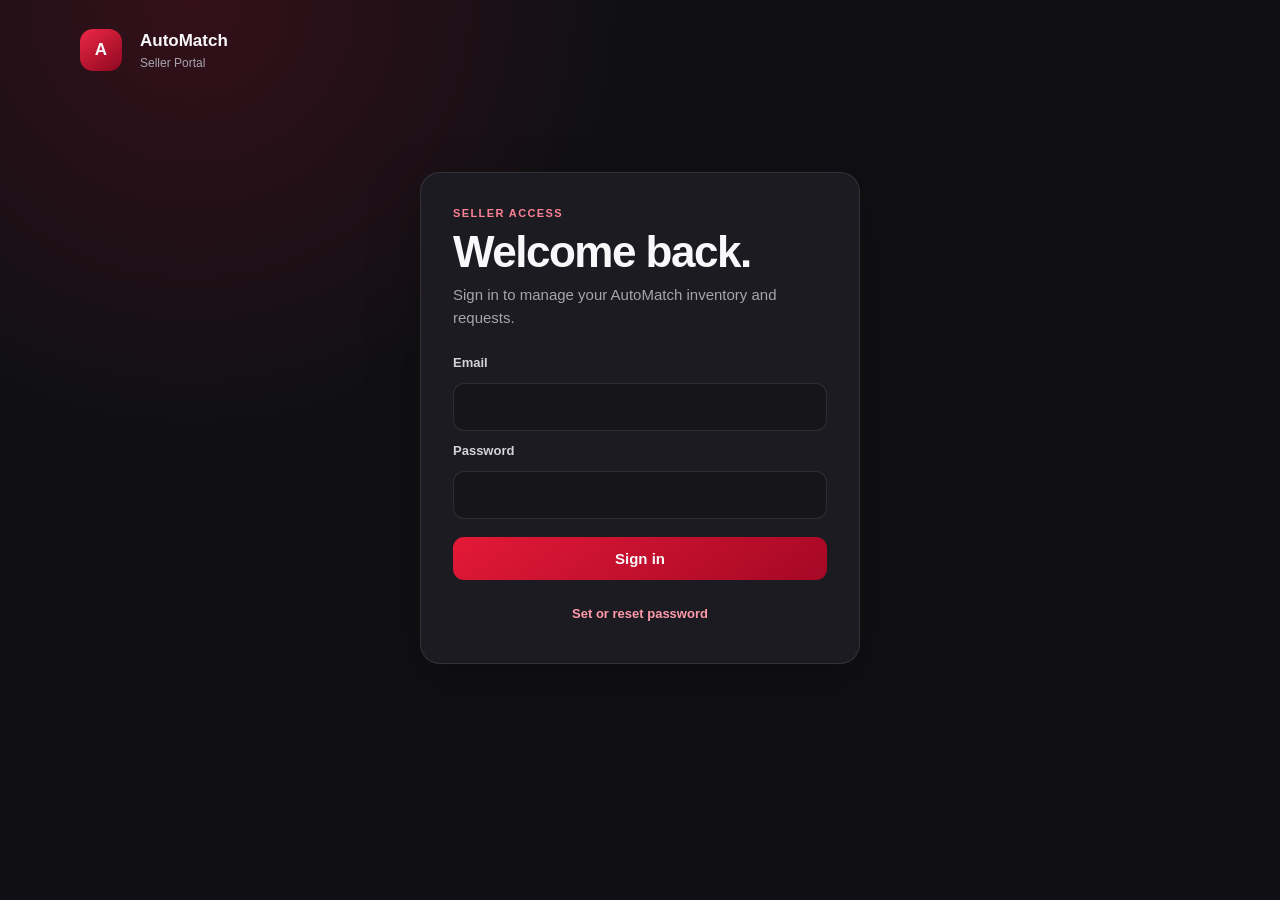
<file: seller.html>
<!DOCTYPE html>
<html lang="en">
<head>
  <meta charset="UTF-8">
  <meta name="viewport" content="width=device-width, initial-scale=1">
  <meta name="theme-color" content="#101014">
  <title>Seller Portal | AutoMatch</title>
  <link rel="stylesheet" href="seller-portal.css">
  <script src="seller-config.js"></script>
  <script type="module" src="seller-portal.js"></script>
</head>
<body>
  <main class="shell">
    <header class="topbar">
      <a class="brand" href="index.html" aria-label="AutoMatch home">
        <span class="mark">A</span>
        <span><strong>AutoMatch</strong><small>Seller Portal</small></span>
      </a>
      <button id="signOut" class="button quiet hidden" type="button">Sign out</button>
    </header>

    <div id="notice" class="notice hidden" role="status" aria-live="polite"></div>

    <section id="loginView" class="auth-card">
      <p class="eyebrow">Seller access</p>
      <h1>Welcome back.</h1>
      <p class="muted">Sign in to manage your AutoMatch inventory and requests.</p>
      <form id="loginForm">
        <label for="email">Email</label>
        <input id="email" name="email" type="email" autocomplete="username" required>
        <label for="password">Password</label>
        <input id="password" name="password" type="password" autocomplete="current-password" required>
        <button id="signIn" class="button primary" type="submit">Sign in</button>
      </form>
      <button id="showPasswordReset" class="text-button" type="button">Set or reset password</button>
    </section>

    <section id="passwordResetView" class="auth-card hidden">
      <p class="eyebrow">Password help</p>
      <h1>Set your password.</h1>
      <p class="muted">Enter the email address you were invited with. We’ll send a secure link to choose a password.</p>
      <form id="passwordResetForm">
        <label for="resetEmail">Invited email</label>
        <input id="resetEmail" name="email" type="email" autocomplete="email" required>
        <button id="sendPasswordReset" class="button primary" type="submit">Email me a password link</button>
      </form>
      <button id="backToLogin" class="text-button" type="button">Back to sign in</button>
    </section>

    <section id="passwordSetupView" class="auth-card hidden">
      <p class="eyebrow">Finish account setup</p>
      <h1>Create your password.</h1>
      <p class="muted">Choose a password for your AutoMatch seller account.</p>
      <form id="passwordSetupForm">
        <label for="newPassword">New password</label>
        <input id="newPassword" name="password" type="password" autocomplete="new-password" minlength="8" required>
        <label for="confirmPassword">Confirm password</label>
        <input id="confirmPassword" name="confirmPassword" type="password" autocomplete="new-password" minlength="8" required>
        <button id="savePassword" class="button primary" type="submit">Set password</button>
      </form>
    </section>

    <section id="dashboardView" class="hidden">
      <div class="welcome">
        <div>
          <p class="eyebrow">Seller workspace</p>
          <h1 id="welcomeTitle">Your workspace</h1>
          <p id="accessLabel" class="muted"></p>
        </div>
        <label class="seller-picker">
          <span>Workspace</span>
          <select id="sellerPicker" aria-label="Choose seller workspace"></select>
        </label>
      </div>

      <div class="stats">
        <article class="stat-card"><span>Vehicles</span><strong id="vehicleCount">0</strong></article>
        <article class="stat-card"><span>Published</span><strong id="publishedCount">0</strong></article>
        <article class="stat-card"><span>Requests</span><strong id="leadCount">0</strong></article>
      </div>

      <section id="workspaceAccess" class="content-card hidden">
        <div class="section-heading">
          <div><p class="eyebrow">Master approval</p><h2>Workspace access</h2></div>
        </div>
        <p class="muted">Only assign access after inviting that person to AutoMatch. Sellers can’t add themselves to a workspace.</p>
        <form id="membershipForm" class="membership-form">
          <label>Invited user's email<input name="email" type="email" autocomplete="off" required></label>
          <label>Access level
            <select name="role">
              <option value="seller_admin">Seller admin</option>
              <option value="seller_staff">Seller staff</option>
            </select>
          </label>
          <button id="assignMembership" class="button primary" type="submit">Approve access</button>
        </form>
        <div class="table-wrap">
          <table>
            <thead><tr><th>Account</th><th>Access</th><th>Membership</th><th></th></tr></thead>
            <tbody id="membershipRows"></tbody>
          </table>
          <p id="membersEmpty" class="empty hidden">No accounts have access to this workspace yet.</p>
        </div>
      </section>

      <section class="content-card">
        <div class="section-heading">
          <div><p class="eyebrow">Stock</p><h2>Inventory</h2></div>
          <div class="section-actions">
            <button id="importExistingInventory" class="button quiet hidden" type="button">Import existing ATL stock</button>
            <button id="showVehicleForm" class="button primary" type="button">Add vehicle</button>
          </div>
        </div>
        <form id="vehicleForm" class="vehicle-form hidden">
          <label>Year<input name="year" type="number" min="1886" max="2100" required></label>
          <label>Make<input name="make" maxlength="80" required></label>
          <label>Model<input name="model" maxlength="120" required></label>
          <label>Price (JMD)<input name="price_jmd" type="number" min="0" step="1" required></label>
          <label>Mileage (km)<input name="mileage_km" type="number" min="0" step="1" value="0" required></label>
          <button class="button primary" type="submit">Save as draft</button>
          <button id="cancelVehicleForm" class="button quiet" type="button">Cancel</button>
        </form>
        <div class="table-wrap">
          <table>
            <thead><tr><th>Vehicle</th><th>Price</th><th>Status</th><th>Added</th></tr></thead>
            <tbody id="inventoryRows"></tbody>
          </table>
          <p id="inventoryEmpty" class="empty hidden">No vehicles here yet. Add one to start building this seller's stock.</p>
        </div>
      </section>

      <section class="content-card">
        <div class="section-heading">
          <div><p class="eyebrow">Customer activity</p><h2>Requests</h2></div>
        </div>
        <div class="table-wrap">
          <table>
            <thead><tr><th>Customer</th><th>Contact</th><th>Vehicle</th><th>Status</th><th>Received</th></tr></thead>
            <tbody id="leadRows"></tbody>
          </table>
          <p id="leadsEmpty" class="empty hidden">No requests yet. New customer requests for this seller will appear here.</p>
        </div>
      </section>
    </section>
  </main>
</body>
</html>
</file>
<file: seller-portal.css>
:root{color-scheme:dark;--bg:#101014;--panel:#1c1c22;--panel2:#25252d;--text:#f8f8fa;--muted:#a5a5b0;--line:rgba(255,255,255,.1);--red:#e31937;--green:#72ddb0}
*{box-sizing:border-box}
body{margin:0;min-height:100vh;background:radial-gradient(circle at 15% 0%,rgba(200,16,46,.2),transparent 30%),var(--bg);color:var(--text);font:15px/1.5 Inter,Arial,sans-serif}
button,input,select{font:inherit}
button{cursor:pointer}
.hidden{display:none!important}
.shell{width:min(1120px,calc(100% - 32px));margin:auto;padding:20px 0 64px}
.topbar,.brand,.welcome,.section-heading{display:flex;align-items:center;justify-content:space-between;gap:18px}
.topbar{padding:8px 0 28px}
.brand{justify-content:flex-start;color:var(--text);text-decoration:none;font-size:17px}
.brand small{display:block;color:var(--muted);font-size:12px}
.mark{display:grid;place-items:center;width:42px;height:42px;border-radius:13px;background:linear-gradient(145deg,#ed2847,#8e071f);font-weight:900}
.auth-card,.content-card,.stat-card{border:1px solid var(--line);border-radius:20px;background:rgba(28,28,34,.94);box-shadow:0 18px 55px rgba(0,0,0,.23)}
.auth-card{width:min(440px,100%);margin:8vh auto 0;padding:32px}
h1,h2,p{margin-top:0}
h1{margin-bottom:8px;font-size:clamp(32px,5vw,44px);letter-spacing:-1.5px;line-height:1.1}
h2{margin:0;font-size:24px;letter-spacing:-.5px}
.eyebrow{margin:0 0 7px;color:#ff8195;font-size:11px;font-weight:900;letter-spacing:1.4px;text-transform:uppercase}
.muted{color:var(--muted)}
form label,.seller-picker{display:grid;gap:7px;color:#d3d3d8;font-size:13px;font-weight:700}
#loginForm{display:grid;gap:10px;margin-top:24px}
input,select{width:100%;min-width:0;border:1px solid var(--line);border-radius:11px;background:#15151a;color:var(--text);padding:12px}
input:focus,select:focus,button:focus-visible{outline:2px solid #ff8195;outline-offset:2px}
.button{min-height:43px;border:1px solid var(--line);border-radius:11px;padding:10px 15px;color:var(--text);font-weight:800}
.button.primary{border:0;background:linear-gradient(145deg,#e31937,#a50825)}
.button.quiet{background:rgba(255,255,255,.04)}
.text-button{display:block;margin:17px auto 0;padding:7px;border:0;background:transparent;color:#ff9aaa;font-size:13px;font-weight:800}
#loginForm .button{margin-top:8px}
.notice{margin:0 0 18px;padding:12px 15px;border:1px solid rgba(227,25,55,.35);border-radius:12px;background:rgba(200,16,46,.12);color:#ffd9df}
.notice.success{border-color:rgba(69,213,154,.35);background:rgba(69,213,154,.09);color:#b9f2d9}
.welcome{align-items:flex-end;margin:16px 0 24px}
.welcome h1{font-size:36px}
.seller-picker{width:min(280px,100%)}
.stats{display:grid;grid-template-columns:repeat(3,1fr);gap:14px;margin-bottom:18px}
.stat-card{padding:17px 20px}
.stat-card span{display:block;color:var(--muted);font-size:13px}
.stat-card strong{display:block;margin-top:5px;font-size:28px}
.content-card{margin-top:18px;padding:22px}
.section-heading{margin-bottom:18px}
.section-actions{display:flex;flex-wrap:wrap;justify-content:flex-end;gap:9px}
.vehicle-form{display:grid;grid-template-columns:repeat(3,minmax(0,1fr));gap:12px;padding:16px;margin:0 0 18px;border:1px solid var(--line);border-radius:14px;background:rgba(255,255,255,.025)}
.vehicle-form label{font-size:12px}
.vehicle-form .button{align-self:end}
.membership-form{display:grid;grid-template-columns:minmax(220px,2fr) minmax(170px,1fr) auto;align-items:end;gap:12px;margin:18px 0}
.membership-form label{font-size:12px}
.membership-form .button{white-space:nowrap}
.remove-membership{min-height:34px;padding:7px 10px;border:1px solid rgba(227,25,55,.35);border-radius:9px;background:rgba(200,16,46,.1);color:#ffd9df;font-size:12px;font-weight:800}
.table-wrap{overflow-x:auto}
table{width:100%;border-collapse:collapse;text-align:left}
th,td{padding:12px;border-bottom:1px solid var(--line);vertical-align:middle}
th{color:var(--muted);font-size:11px;text-transform:uppercase;letter-spacing:.7px}
td{font-size:13px}
td select{min-width:125px;padding:8px}
.empty{padding:18px 0 4px;color:var(--muted)}
.status-draft{color:#ffd487}.status-published{color:var(--green)}.status-sold{color:#d2b6ff}.status-archived,.status-closed{color:var(--muted)}.status-new{color:#ff9ba9}.status-contacted{color:#9bcaff}
@media(max-width:680px){.shell{width:min(100% - 22px,1120px);padding-top:12px}.auth-card{padding:23px}.welcome{align-items:stretch;flex-direction:column}.seller-picker{width:100%}.stats{gap:8px}.stat-card{padding:14px 11px}.stat-card strong{font-size:23px}.content-card{padding:16px}.vehicle-form,.membership-form{grid-template-columns:1fr 1fr}.membership-form .button{grid-column:1/-1}.section-heading{align-items:flex-start}.section-heading h2{font-size:21px}.section-actions{flex-direction:column}.section-actions .button{width:100%}}
@media(max-width:390px){.vehicle-form,.membership-form{grid-template-columns:1fr}.stats{grid-template-columns:1fr 1fr}.stat-card:last-child{grid-column:span 2}}
</file>
